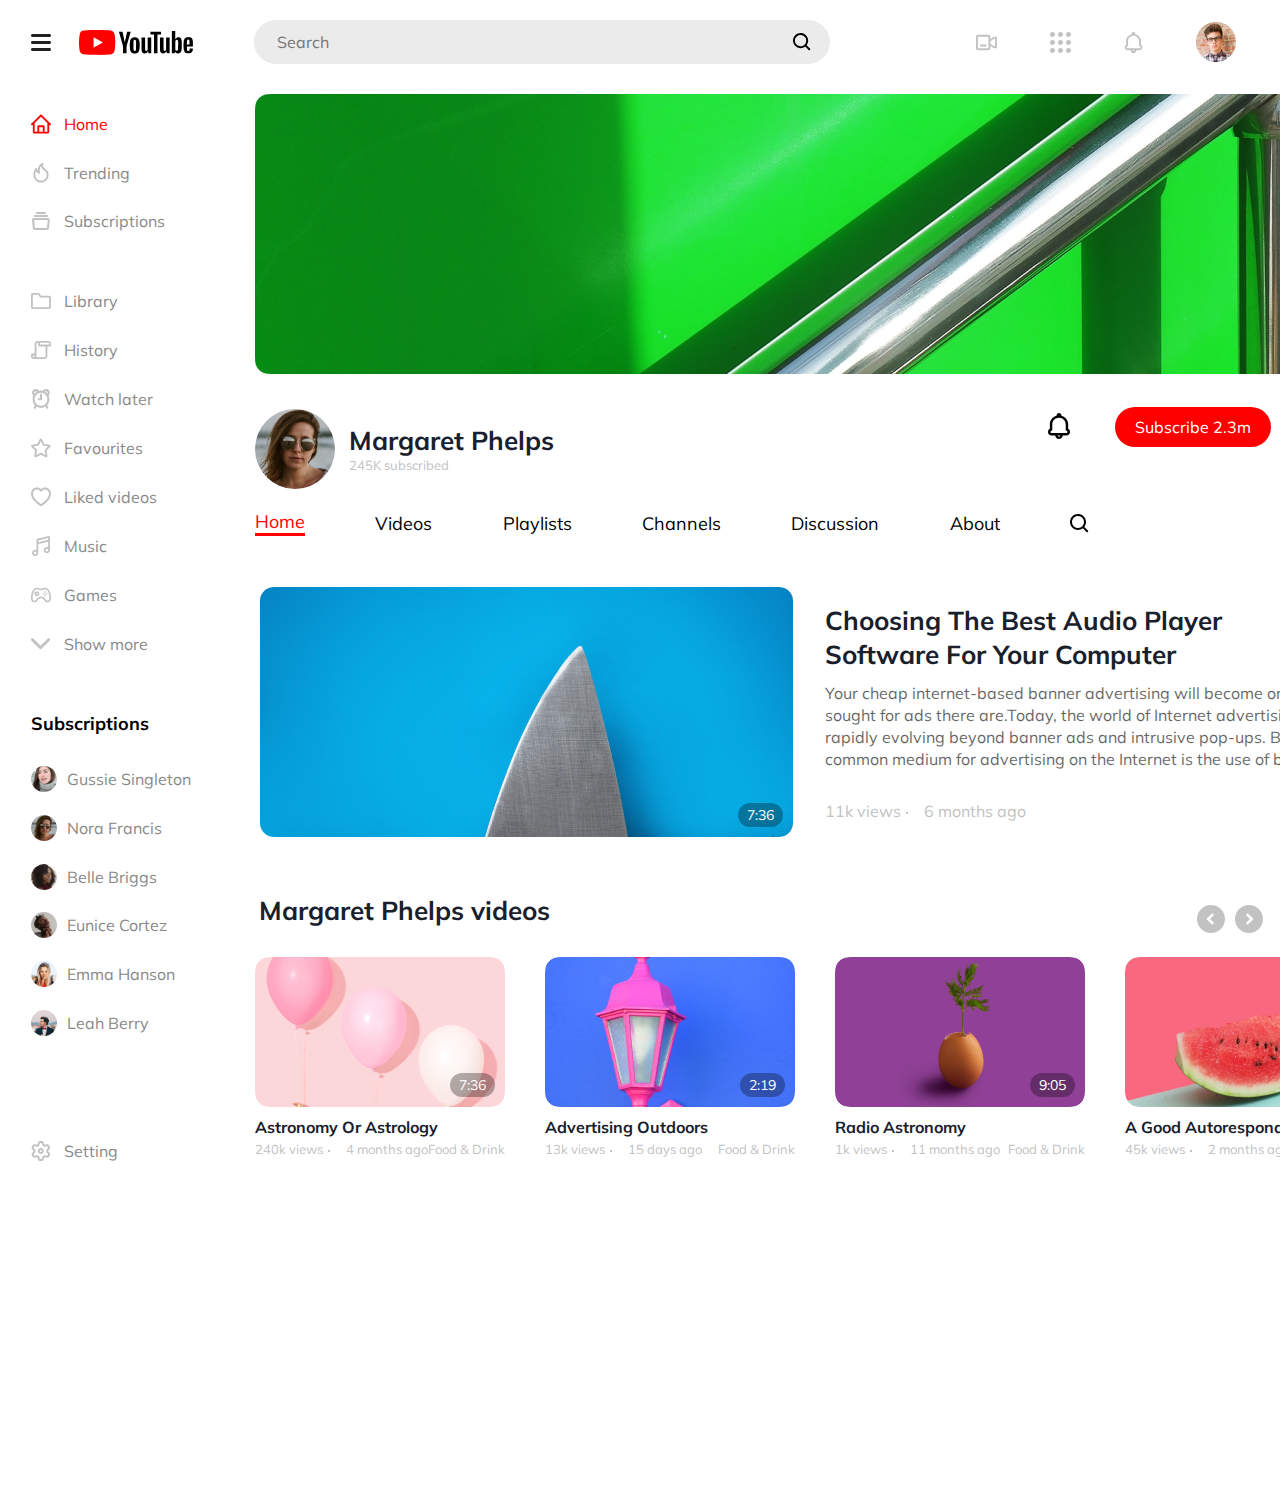
<file: YouTubeChannelPage/index.html>
<!DOCTYPE html>
<html lang="en">

<head>
    <meta charset="UTF-8">
    <meta http-equiv="X-UA-Compatible" content="IE=edge">
    <meta name="viewport" content="width=device-width, initial-scale=1.0">
    <title>YouTube</title>
    <link rel="stylesheet" href="style/normalize.css">
    <link rel="stylesheet" href="style/style.css">
    <link rel="preconnect" href="https://fonts.gstatic.com">
    <link href="https://fonts.googleapis.com/css2?family=Mulish:wght@400;700&display=swap" rel="stylesheet">
</head>

<body class="app-wrapper">
    <header class="header">
        <div class="search-wrapper">
            <img class="burger-img image" src="./img/menu.svg" alt="" />
            <img class="logo image" src="./img/yt-all.svg" alt="" />
            <div class="search-input-wrapper">
                <input class="search-input" type="text" placeholder="Search"></input>
                <div class="search-logo-wrapper">
                    <img class="search-logo" src="./img/search.svg" alt="" />
                </div>
            </div>
        </div>
        <div class="user-wrapper">
            <div class="new-search" id="yt-little">
                <img  src="./img/youtube-small-button.svg" alt="" />
            </div>
           <h6 class="new-search" id="new-title">Margaret Phelps</h6>
            <div class="new-search">
                <img class="search-logo" src="./img/search.svg" alt="" />
            </div>
            <div class="new-search">
                <img id="dot3" class="search-logo" src="./img/dots3.svg" alt="" />
            </div>
            <img class="dots" src="./img/camera.svg" alt="" />
            <img class="dots" src="./img//dots.svg" alt="" />
            <img class="dots" src="./img/alerts.svg" alt="" />
            <img class="user-img" src="img/Userpic.png" alt="" />
        </div>
    </header>
    <div class="main-content-wrapper">

        <div class="mobile-sidebar">
            <ul class="nav-menu">
                <li class="nav-item">
                    <a href="#" class="nav-link">
                        <img class="navigation-img" src="./img/home.svg" alt="" />
                        <span style="color: red;" class="nav-text">Home</span>
                    </a>
                </li>
                <li class="nav-item">
                    <a href="#" class="nav-link">
                        <img class="navigation-img trending-img" src="./img/trending.svg" alt="" />
                        <span class="nav-text">Trending</span>
                    </a>
                </li>
                <li class="nav-item">
                    <a href="#" class="nav-link">
                        <img class="navigation-img subscriptions-img" src="./img/subscriptions.svg" alt="" />
                        <span class="nav-text">Subscriptions</span>
                    </a>
                </li>
                <li class="nav-item">
                    <a href="#" class="nav-link">
                        <img class="navigation-img" src="./img/library.svg" alt="" />
                        <span class="nav-text">Library</span>
                    </a>
                </li>
            </ul>
        </div>


        <navigation class="navigation-wrapper">
         <div class="navigation-main">
                <div class="navigation-item">
                    <div class="img-wrapper">
                        <img class="navigation-img" src="./img/home.svg" alt="" />
                    </div>
                    <p class="navigation-text active-text">Home</p>
                </div>
                <div class="navigation-item">
                    <div class="img-wrapper">
                        <img class="navigation-img trending-img" src="./img/trending.svg" alt="" />
                    </div>
                    <p class="navigation-text">Trending</p>
                </div>
                <div class="navigation-item">
                    <div class="img-wrapper">
                        <img class="navigation-img subscriptions-img" src="./img/subscriptions.svg" alt="" />
                    </div>
                    <p class="navigation-text">Subscriptions</p>
                </div>
            </div>
            <div class="navigation-additional">
                <div class="navigation-item">
                    <div class="img-wrapper">
                        <img class="navigation-img" src="./img/library.svg" alt="" />
                    </div>
                    <p class="navigation-text">Library</p>
                </div>
                <div class="navigation-item">
                    <div class="img-wrapper">
                        <img class="navigation-img" src="./img/history.svg" alt="" />
                    </div>
                    <p class="navigation-text">History</p>
                </div>
                <div class="navigation-item">
                    <div class="img-wrapper">
                        <img class="navigation-img" src="./img/watch-later.svg" alt="" />
                    </div>
                    <p class="navigation-text">Watch later</p>
                </div>
                <div class="navigation-item">
                    <div class="img-wrapper">
                        <img class="navigation-img" src="./img/favourites.svg" alt="" />
                    </div>
                    <p class="navigation-text">Favourites</p>
                </div>
                <div class="navigation-item">
                    <div class="img-wrapper">
                        <img class="navigation-img" src="./img/liked-videos.svg" alt="" />
                    </div>
                    <p class="navigation-text">Liked videos</p>
                </div>
                <div class="navigation-item">
                    <div class="img-wrapper">
                        <img class="navigation-img" src="./img/music.svg" alt="" />
                    </div>
                    <p class="navigation-text">Music</p>
                </div>
                <div class="navigation-item">
                    <div class="img-wrapper">
                        <img class="navigation-img" src="./img/games.svg" alt="" />
                    </div>
                    <p class="navigation-text">Games</p>
                </div>
                <div class="navigation-item">
                    <div class="img-wrapper">
                        <img class="navigation-img" src="./img/show-more.svg" alt="" />
                    </div>
                    <p class="navigation-text">Show more</p>
                </div>
            </div>
            <div class="navigation-subs">
                <h3 class="navigation-main-text">Subscriptions</h3>
                <div class="navigation-subs-wrapper">
                    <div class="navigation-subs-item">
                        <img class="navigation-subs-img" src="./img/user-gussie.svg" alt="" />
                        <p class="navigation-subs-text">Gussie Singleton</p>
                    </div>
                    <div class="navigation-subs-item">
                        <img class="navigation-subs-img" src="./img/user-nora.svg" alt="" />
                        <p class="navigation-subs-text">Nora Francis</p>
                    </div>
                    <div class="navigation-subs-item">
                        <img class="navigation-subs-img" src="./img/user-belle.svg" alt="" />
                        <p class="navigation-subs-text">Belle Briggs</p>
                    </div>
                    <div class="navigation-subs-item">
                        <img class="navigation-subs-img" src="./img/user-eunice.svg" alt="" />
                        <p class="navigation-subs-text">Eunice Cortez</p>
                    </div>
                    <div class="navigation-subs-item">
                        <img class="navigation-subs-img" src="./img/user-emma.svg" alt="" />
                        <p class="navigation-subs-text">Emma Hanson</p>
                    </div>
                    <div class="navigation-subs-item">
                        <img class="navigation-subs-img" src="./img/user-leah.svg" alt="" />
                        <p class="navigation-subs-text">Leah Berry</p>
                    </div>
                </div>
            </div>
            <div class="navigation-item settings">
                <div class="img-wrapper">
                    <img class="navigation-img" src="./img/settings.svg" alt="" />
                </div>
                <p class="navigation-text">Setting</p>
            </div>
        </navigation> 



         <main class="content">
            <div class="green-cover">
            <img src="img/Cover.png" alt="cover" class="green-cover">
            </div>
             <div class="channel">
            <div class="channel-header">
                <a href="#" class="channel-title">
                    <img src="img/Nora.png" alt="mainAvatar" class="channel-avatar">
                    <div class="channel-info">
                        <span class="channel-text">Margaret Phelps</span>
                        <span class="video-channel-info">245K subscribed</span>
                    </div>
                </a>

                <div class="channel-buttons">
                    <a href="#" class="icons-link" id="notifications">
                        <svg class="icon icon-notification" width="22" height="26">
                            <use xlink:href="img/icons.svg#notification"></use>
                        </svg>
                    </a>
                    <button class="subscribe">Subscribe 2.3m</button>
                </div>
            </div>

            <div class="channel-menu-wrapper">
                <ul class="nav-chennel-menu">
                    <li class="chennel-item" id="text-home">
                        <span class="channel-menu-text">Home</span>
                    </li>
                    <li class="chennel-item">
                        <span class="channel-menu-text">Videos</span>
                    </li>
                    <li class="chennel-item">
                        <span class="channel-menu-text">Playlists</span>
                    </li>
                    <li class="chennel-item" id="channels">
                        <span class="channel-menu-text">Channels</span>
                    </li>
                    <li class="chennel-item" id="discussion">
                        <span class="channel-menu-text">Discussion</span>
                    </li>
                    <li class="chennel-item" id="about">
                        <span class="channel-menu-text">About</span>
                    </li>
                  
                    <img class="icon icon-search" id="search" src="./img/search.svg" alt="" />
                    
                    <img class="icon icon-search" id="chevron" src="./img/little-black-arrow.svg" alt="" />
                </ul>
            </div>


        </div>
        <!-- /.channel -->

        <div class="video">
            <div class="swiper-slide">
                <div class="video-card-channel">
                    <div class="video-thumb-channel">
                        <img src="img/blue.png" alt="" class="thumbnail">
                        <span class="video-duration">7:36</span>
                    </div>

                    <div class="channel-information">
                        <h3 class="video-title-channel">Choosing The Best Audio Player <br>Software For Your Computer
                        </h3>
                        <p class="video-subtitle-channel">Your cheap internet-based banner advertising will become one of the sought for ads there
                            are.Today, the world of Internet advertising is rapidly evolving beyond banner ads and
                            intrusive pop-ups. Bayles A common medium for advertising on the Internet is the use of
                            banner ads.
                        </p>
                        <div class="video-info-channel">
                            <span class="video-counter">
                                <span class="video-views">11k views</span>
                                <span class="video-date">6 months ago</span>
                            </span>
                        </div>
                    </div>


                </div>

            </div>
        </div>

        <div class="rec-channel">
            <p class="rec-channel-title">Recommended channel</p>

            <ul class="nav-menu" id="sub-menu">
                <li class="nav-item2">
                    <a href="#" class="nav-link">
                        <img src="img/Oval.png" alt="Gussie Singleton" class="nav-image-rec">
                        <span class="nav-text-rec">Flora Benson</span>
                    </a>
                </li>
                <li class="nav-item2">
                    <a href="#" class="nav-link">
                        <img src="img/Oval-2.png" alt="Nora Francis" class="nav-image-rec">
                        <span class="nav-text-rec">Violet Cobb</span>
                    </a>
                </li>
                <li class="nav-item2">
                    <a href="#" class="nav-link">
                        <img src="img/Oval-3.png" alt="Belle Briggs" class="nav-image-rec">
                        <span class="nav-text-rec">Phillip Mullins</span>
                    </a>
                </li>
            </ul>
        </div>



        <div class="channel" id="margaret">
            <div class="channel-header">
                <a href="#" class="channel-title" id="margo">
                    <span class="channel-text2">Margaret Phelps videos</span>
                </a>


                <div class="slider-buttons">
                    <div class="channel-button" id="recommended-channel-button-prev">
                        <svg class="icon icon-left" width="28" height="28">
                            <use href="img/icons.svg#left"></use>
                        </svg>
                    </div>
                    <div class="channel-button" id="recommended-channel-button-next">
                        <svg class="icon icon-right" width="28" height="28">
                            <use href="img/icons.svg#right"></use>
                        </svg>
                    </div>
                </div>
            </div>

            <!-- Slider main container -->
            <div class="swiper-container recommended-channel-slider">
                <!-- Additional required wrapper -->
                <div class="swiper-wrapper">
                    <!-- Slides -->
                    <div class="swiper-slide">
                        <div class="video-card">
                            <div class="video-thumb">
                                <img src="img/pink.png" alt="" class="thumbnail">
                                <span class="video-duration">7:36</span>
                            </div>
                            <!-- /.video-thumb -->
                            <h3 class="video-title">Astronomy Or Astrology</h3>
                            <div class="video-info">
                                <span class="video-counter">
                                    <span class="video-views">240k views</span>
                                    <span class="video-date">4 months ago</span>
                                </span>
                                <span class="video-channel">Food & Drink</span>
                            </div>
                            <!-- /.video-info -->
                        </div>
                        <!-- /.video-card -->
                    </div>
                    <!-- /.swiper-slide -->
                    <div class="swiper-slide">
                        <div class="video-card">
                            <div class="video-thumb">
                                <img src="img/Cover-2.png" alt="Advertising" class="thumbnail">
                                <span class="video-duration">2:19</span>
                            </div>
                            <!-- /.video-thumb -->
                            <h3 class="video-title">Advertising Outdoors</h3>
                            <div class="video-info">
                                <span class="video-counter">
                                    <span class="video-views">13k views</span>
                                    <span class="video-date">15 days ago</span>
                                </span>
                                <span class="video-channel">Food & Drink</span>
                            </div>
                            <!-- /.video-info -->
                        </div>
                        <!-- /.video-card -->
                    </div>
                    <div class="swiper-slide">
                        <div class="video-card">
                            <div class="video-thumb">
                                <img src="img/Cover-3.png" alt="" class="thumbnail">
                                <span class="video-duration">9:05</span>
                            </div>
                            <!-- /.video-thumb -->
                            <h3 class="video-title">Radio Astronomy</h3>
                            <div class="video-info">
                                <span class="video-counter">
                                    <span class="video-views">1k views</span>
                                    <span class="video-date">11 months ago</span>
                                </span>
                                <span class="video-channel">Food & Drink</span>
                            </div>
                            <!-- /.video-info -->
                        </div>
                        <!-- /.video-card -->
                    </div>
                    <div class="swiper-slide">
                        <div class="video-card">
                            <div class="video-thumb">
                                <img src="img/Cover-4.png" alt="" class="thumbnail">
                                <span class="video-duration">3:40</span>
                            </div>
                            <!-- /.video-thumb -->
                            <h3 class="video-title">A Good Autoresponder</h3>
                            <div class="video-info">
                                <span class="video-counter">
                                    <span class="video-views">45k views</span>
                                    <span class="video-date">2 months ago</span>
                                </span>
                                <span class="video-channel">Food & Drink</span>
                            </div>
                            <!-- /.video-info -->
                        </div>
                        <!-- /.video-card -->
                    </div>
                    <div class="swiper-slide">
                        <div class="video-card">
                            <div class="video-thumb">
                                <img src="img/Cover-5.png" alt="" class="thumbnail">
                                <span class="video-duration">1:56</span>
                            </div>
                            <!-- /.video-thumb -->
                            <h3 class="video-title">Baby Monitor Technology</h3>
                            <div class="video-info">
                                <span class="video-counter">
                                    <span class="video-views">86k views</span>
                                    <span class="video-date">7 days ago</span>
                                </span>
                                <span class="video-channel">Food & Drink</span>
                            </div>
                            <!-- /.video-info -->
                        </div>
                        <!-- /.video-card -->
                    </div>
                    <div class="swiper-slide">
                        <div class="video-card">
                            <div class="video-thumb">
                                <img src="img/Cover-6.png" alt="" class="thumbnail">
                                <span class="video-duration">4:15</span>
                            </div>
                            <!-- /.video-thumb -->
                            <h3 class="video-title">Asteroids</h3>
                            <div class="video-info">
                                <span class="video-counter">
                                    <span class="video-views">123k views</span>
                                    <span class="video-date">4 months ago</span>
                                </span>
                                <span class="video-channel">Food & Drink</span>
                            </div>
                            <!-- /.video-info -->
                        </div>
                        <!-- /.video-card -->
                    </div>
                </div>
            </div>
            <!-- /.swiper-container -->

        </div>
    </main>
    </div>
</body>

</html>
</file>
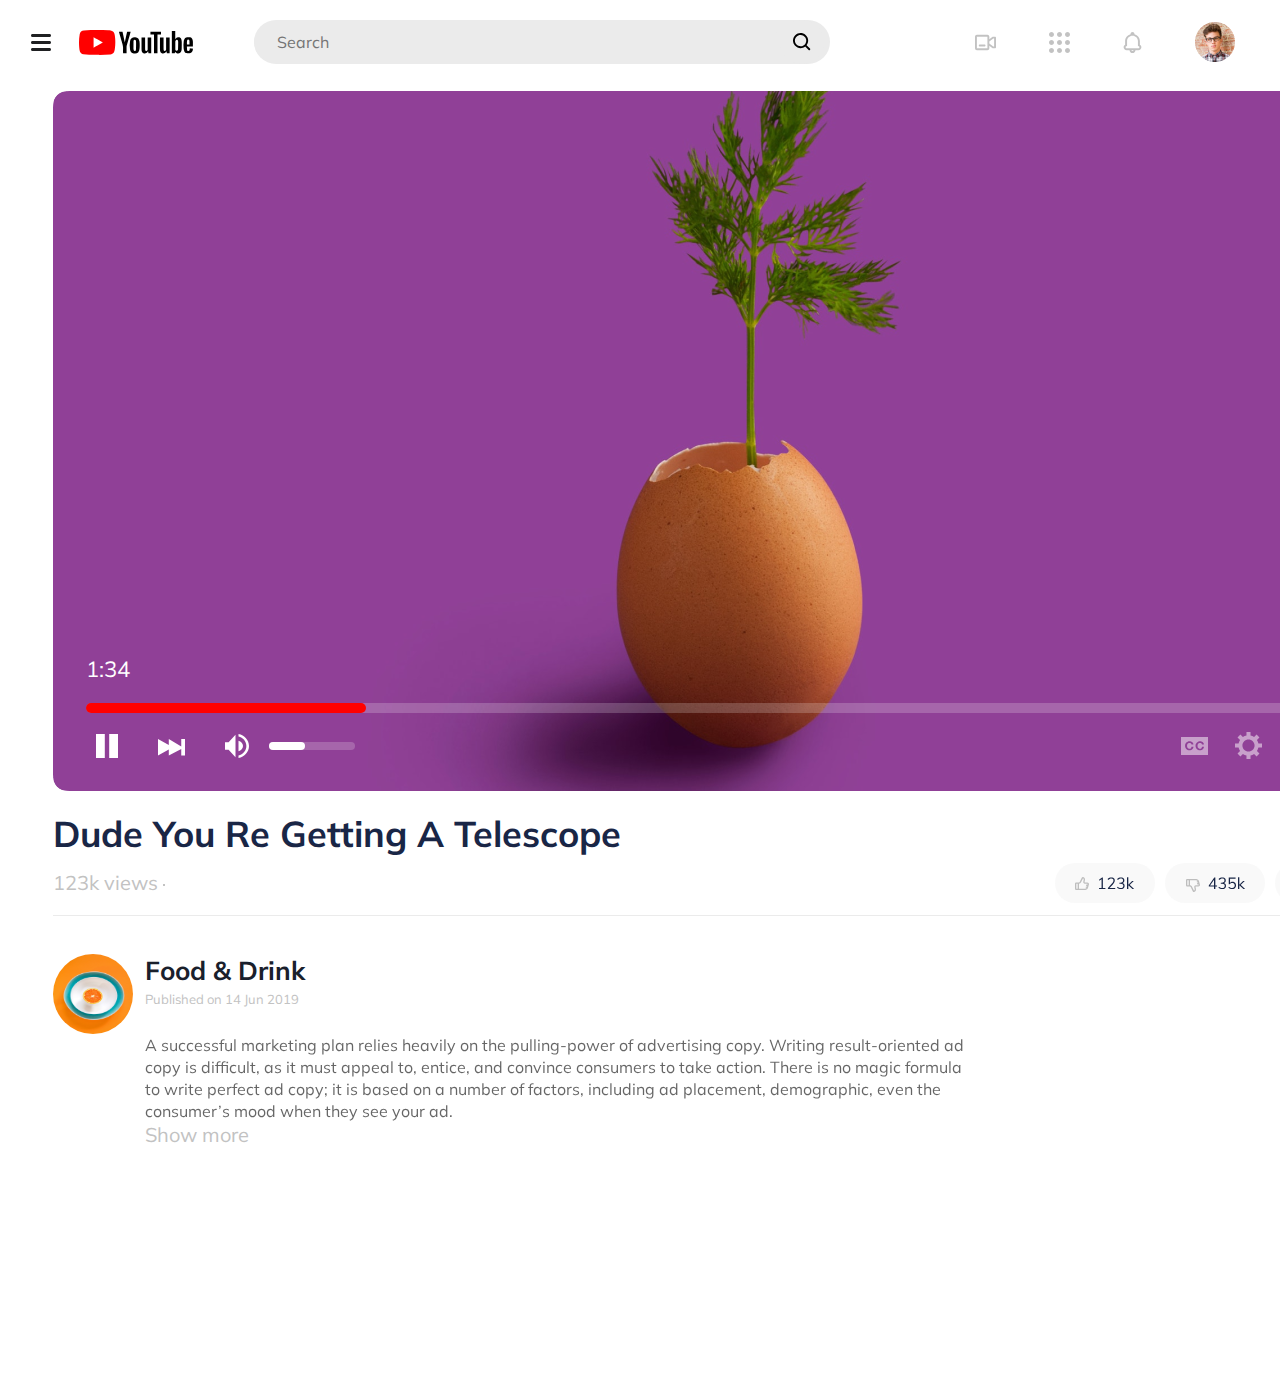
<file: YouTubeVideoPlayerPage/index.html>
<!DOCTYPE html>
<html lang="en">

<head>
    <meta charset="UTF-8">
    <meta http-equiv="X-UA-Compatible" content="IE=edge">
    <meta name="viewport" content="width=device-width, initial-scale=1.0">
    <title>YouTube</title>
    <link rel="stylesheet" href="style/normalize.css">
    <link rel="stylesheet" href="style/style.css">
    <link rel="preconnect" href="https://fonts.gstatic.com">
    <link href="https://fonts.googleapis.com/css2?family=Mulish:wght@400;700&display=swap" rel="stylesheet">
</head>

<body>

    <header class="header">
        <div class="search-wrapper">
            <img class="burger-img image" src="./img/menu.svg" alt="" />
            <img class="logo image" src="./img/yt-all.svg" alt="" />
            <div class="search-input-wrapper">
                <input class="search-input" type="text" placeholder="Search"></input>
                <div class="search-logo-wrapper">
                    <img class="search-logo" src="./img/search.svg" alt="" />
                </div>
            </div>
        </div>
        <div class="user-wrapper">
            <div class="new-search">
                <img class="search-logo" src="./img/search.svg" alt="" />
            </div>
              <div class="new-search">
                <img id="dot3" class="search-logo" src="../YouTubeChannelPage/img/dots3.svg" alt="" />
            </div>
            <img class="dots" src="./img/camera.svg" alt="" />
            <img class="dots" src="./img//dots.svg" alt="" />
            <img class="dots" src="./img/alerts.svg" alt="" />
            <img class="user-img" src="img/Userpic.png" alt="" />
        </div>
    </header>



    <div class="mobile-sidebar">
        <ul class="nav-menu">
            <li class="nav-item">
                <a href="#" class="nav-link">
                    <img class="navigation-img" src="./img/home.svg" alt="" />
                    <span style="color: red;" class="nav-text">Home</span>
                </a>
            </li>
            <li class="nav-item">
                <a href="#" class="nav-link">
                    <img class="navigation-img trending-img" src="./img/trending.svg" alt="" />
                    <span class="nav-text">Trending</span>
                </a>
            </li>
            <li class="nav-item">
                <a href="#" class="nav-link">
                    <img class="navigation-img subscriptions-img" src="./img/subscriptions.svg" alt="" />
                    <span class="nav-text">Subscriptions</span>
                </a>
            </li>
            <li class="nav-item">
                <a href="#" class="nav-link">
                    <img class="navigation-img" src="./img/library.svg" alt="" />
                    <span class="nav-text">Library</span>
                </a>
            </li>
        </ul>
    </div>


    <main class="content">
        <div class="video">
            <div class="swiper-container my-channel-slider">
                <div class="swiper-wrapper">
                    <div class="swiper-slide">
                        <div class="video-card">
                            <div class="video-thumb">
                                <img src="img/pirple.png" alt="" class="thumbnail">

                                <span class="mobile-ikons" id="time1">1:34</span>
                                <span class="mobile-ikons" id="time2">-10:00</span>


                                <img src="img/Rectangle.svg" class="mobile-ikons" id="rectangle" alt="" >

                            
                                <img src="img/Pause-2.svg" class="mobile-ikons" id="pause" alt="" >

                          

                                <img src="img/Progress Bar.svg" class="mobile-ikons" id="mob-bar" alt="" >

                            

                                <img src="img/Volume-2.svg" class="mobile-ikons"  id="volume" alt="" >



                                <span class="time">1:34</span>
                                <span class="time-2">19:00</span>
                                <svg class="bar" width="1297" height="10" viewBox="0 0 1297 10" fill="none"
                                    xmlns="http://www.w3.org/2000/svg">
                                    <rect width="1297" height="10" rx="5" fill="white" fill-opacity="0.2" />
                                    <rect width="280" height="10" rx="5" fill="#FF0000" />
                                </svg>

                               

                                <svg class="vid-icons" style="left: 43px;" width="22" height="24" viewBox="0 0 22 24"
                                    fill="none" xmlns="http://www.w3.org/2000/svg">
                                    <path fill-rule="evenodd" clip-rule="evenodd"
                                        d="M8.8 0H0V24H8.8V0ZM22 0H13.2V24H22V0Z" fill="white" />
                                </svg>
                                <svg class="vid-icons" style="left: 105px; top: 648px;" width="27" height="18"
                                    viewBox="0 0 27 18" fill="none" xmlns="http://www.w3.org/2000/svg">
                                    <path fill-rule="evenodd" clip-rule="evenodd"
                                        d="M10.8 0V5.985L0 0V16.5L10.8 10.5V16.5L23.25 9.9V16.5H27V0H23.25V7.425L10.8 0Z"
                                        fill="white" />
                                </svg>
                                <svg class="vid-icons" style="left: 172px;" width="130" height="24" viewBox="0 0 130 24"
                                    fill="none" xmlns="http://www.w3.org/2000/svg">
                                    <path fill-rule="evenodd" clip-rule="evenodd"
                                        d="M21.36 12C21.36 16.725 18.015 20.37 13.5 21.465V24C19.485 22.86 24 17.91 24 12C24 6.075 19.485 1.125 13.5 0V2.52C18.015 3.615 21.36 7.26 21.36 12ZM10.5 23.25L3.6 15.66H0V8.31H3.585L10.5 0.72V23.25ZM18 11.985C18 9.6 16.11 7.575 13.5 6.81V17.16C16.11 16.395 18 14.385 18 11.985Z"
                                        fill="white" />
                                    <rect x="44" y="8" width="86" height="8" rx="4" fill="white" fill-opacity="0.2" />
                                    <rect x="44" y="8" width="36" height="8" rx="4" fill="white" />
                                </svg>





                                <svg class="vid-icons" style="left: 1128px; top: 646px;" width="27" height="18"
                                    viewBox="0 0 27 18" fill="none" xmlns="http://www.w3.org/2000/svg">
                                    <path opacity="0.5" fill-rule="evenodd" clip-rule="evenodd"
                                        d="M0 18H27V0H0V18ZM12.075 11.25C11.865 11.685 11.58 12.06 11.235 12.36C10.89 12.66 10.485 12.9 10.035 13.05C9.57 13.215 9.06 13.29 8.505 13.29C7.815 13.29 7.185 13.185 6.645 12.96C6.09 12.72 5.625 12.405 5.25 12.015C4.86 11.61 4.575 11.13 4.365 10.59C4.17 10.05 4.065 9.465 4.065 8.835C4.065 8.205 4.17 7.605 4.365 7.05C4.575 6.51 4.86 6.03 5.25 5.61C5.625 5.205 6.09 4.89 6.645 4.65C7.185 4.425 7.815 4.305 8.505 4.305C9 4.305 9.465 4.365 9.915 4.515C10.35 4.65 10.74 4.845 11.1 5.1C11.445 5.37 11.73 5.685 11.955 6.075C12.195 6.465 12.33 6.9 12.39 7.395H10.47C10.44 7.185 10.365 6.99 10.245 6.81C10.125 6.615 9.975 6.465 9.795 6.33C9.63 6.195 9.42 6.09 9.21 6.015C8.97 5.925 8.745 5.895 8.505 5.895C8.055 5.895 7.68 5.97 7.365 6.135C7.05 6.3 6.795 6.525 6.6 6.81C6.405 7.08 6.27 7.395 6.18 7.755C6.09 8.1 6.045 8.46 6.045 8.835C6.045 9.21 6.09 9.555 6.18 9.9C6.27 10.23 6.405 10.545 6.6 10.815C6.795 11.085 7.05 11.31 7.365 11.475C7.68 11.64 8.055 11.715 8.505 11.715C9.105 11.715 9.585 11.55 9.915 11.19C10.26 10.83 10.47 10.365 10.545 9.795H12.465C12.42 10.335 12.285 10.815 12.075 11.25ZM22.56 11.265C22.35 11.7 22.08 12.06 21.735 12.36C21.39 12.675 20.985 12.9 20.52 13.065C20.055 13.23 19.545 13.305 18.99 13.305C18.3 13.305 17.685 13.2 17.13 12.96C16.575 12.735 16.11 12.42 15.735 12.015C15.36 11.625 15.06 11.145 14.865 10.605C14.655 10.065 14.55 9.48 14.55 8.85C14.55 8.205 14.655 7.62 14.865 7.065C15.06 6.51 15.36 6.03 15.735 5.625C16.11 5.22 16.575 4.89 17.13 4.665C17.685 4.425 18.3 4.32 18.99 4.32C19.485 4.32 19.95 4.38 20.4 4.515C20.835 4.65 21.24 4.86 21.585 5.115C21.93 5.37 22.23 5.7 22.455 6.09C22.68 6.465 22.815 6.915 22.875 7.41H20.955C20.925 7.185 20.85 6.99 20.73 6.81C20.61 6.63 20.475 6.48 20.295 6.33C20.115 6.195 19.905 6.09 19.695 6.015C19.47 5.94 19.23 5.91 18.99 5.91C18.54 5.91 18.165 5.985 17.85 6.15C17.55 6.315 17.295 6.54 17.1 6.81C16.905 7.095 16.755 7.41 16.665 7.755C16.59 8.115 16.545 8.475 16.545 8.85C16.545 9.21 16.59 9.57 16.665 9.9C16.755 10.245 16.905 10.56 17.1 10.83C17.295 11.1 17.55 11.325 17.85 11.49C18.165 11.64 18.54 11.73 18.99 11.73C19.59 11.73 20.07 11.55 20.415 11.205C20.76 10.845 20.955 10.38 21.03 9.81H22.95C22.905 10.335 22.77 10.83 22.56 11.265Z"
                                        fill="white" />
                                </svg>


                                <svg class="vid-icons" style="right: 154px; top: 641px;" width="27" height="27"
                                    viewBox="0 0 27 27" fill="none" xmlns="http://www.w3.org/2000/svg">
                                    <path opacity="0.5" fill-rule="evenodd" clip-rule="evenodd"
                                        d="M27 15.525V11.475H23.415C23.16 10.185 22.65 8.985 21.945 7.92L24.465 5.4L21.6 2.535L19.08 5.055C18.015 4.35 16.815 3.84 15.525 3.57V0H11.475V3.57C10.17 3.84 8.97 4.35 7.905 5.055L5.385 2.535L2.52 5.4L5.04 7.92C4.335 8.985 3.825 10.185 3.57 11.475H0V15.525H3.57C3.84 16.815 4.35 18.015 5.055 19.08L2.52 21.615L5.385 24.48L7.92 21.945C8.985 22.65 10.185 23.16 11.475 23.415V27H15.525V23.415C16.815 23.16 18 22.65 19.065 21.945L21.6 24.48L24.465 21.615L21.93 19.08C22.635 18.015 23.145 16.815 23.415 15.525H27ZM13.5 19.575C10.14 19.575 7.425 16.845 7.425 13.5C7.425 10.14 10.14 7.425 13.5 7.425C16.845 7.425 19.575 10.14 19.575 13.5C19.575 16.845 16.845 19.575 13.5 19.575Z"
                                        fill="white" />
                                </svg>

                                <svg class="vid-icons" style="right: 99px; top: 644px;" width="30" height="21"
                                    viewBox="0 0 30 21" fill="none" xmlns="http://www.w3.org/2000/svg">
                                    <path opacity="0.5" fill-rule="evenodd" clip-rule="evenodd"
                                        d="M0 0H30V21H0V0ZM4.5 16.5H25.5V4.5H4.5V16.5Z" fill="white" />
                                </svg>

                                <svg class="vid-icons" style="right: 43px; top: 643px;" width="33" height="24"
                                    viewBox="0 0 33 24" fill="none" xmlns="http://www.w3.org/2000/svg">
                                    <path opacity="0.5" fill-rule="evenodd" clip-rule="evenodd"
                                        d="M0 9H4.5V4.5H9V0H0V9ZM24 0V4.5H28.5V9H33V0H24ZM24 19.5V24H33V15H28.5V19.5H24ZM4.5 15H0V24H9V19.5H4.5V15Z"
                                        fill="white" />
                                </svg>


                            </div>
                            <!-- /.video-thumb -->
                            <p class="video-title" id="video-title">Dude You Re Getting A Telescope</p>
                            <div class="video-info">
                                <span class="video-counter">
                                    <span class="video-views" id="player-name">123k views</span>
                                </span>


                                <svg class="likes" width="100" height="40" viewBox="0 0 100 40" fill="none"
                                    xmlns="http://www.w3.org/2000/svg">
                                    <rect opacity="0.3" width="100" height="40" rx="20" fill="#EBEBEB" />
                                    <path opacity="0.24" fill-rule="evenodd" clip-rule="evenodd"
                                        d="M20 25.7329C20 26.4323 20.5968 26.998 21.333 26.998C21.333 26.998 28.0491 27.0025 29.0029 26.998C31.0812 27.0194 32.3926 26.4547 32.9582 24.9982C33.11 24.6258 33.9501 21.4169 33.9574 21.381C34.1966 20.3171 33.4012 19.3878 32.2412 19.3878L29.8353 19.3877C29.6496 19.3877 29.5284 19.2485 29.5647 19.0761C29.5647 19.0761 29.7434 18.2321 29.7822 18.0228C29.9276 17.24 30.0069 16.6244 29.9995 16.2066C30.012 15.5465 29.6391 14.9927 29.0497 14.5558C28.7323 14.3205 28.2469 14.1014 28.2469 14.1014C27.7415 13.8589 27.136 14.0683 26.9014 14.5507C26.9014 14.5507 24.9871 18.5117 24.8279 18.8141C24.6688 19.1166 24.252 19.388 23.8825 19.388H21.333C20.5975 19.388 20 19.9545 20 20.6532V25.7329ZM29.0173 25.7298C30.4976 25.745 31.231 25.4606 31.6047 24.7784H31.3349C30.9656 24.7784 30.6663 24.497 30.6663 24.1443C30.6663 23.794 30.9618 23.5101 31.3349 23.5101H32.0027C32.0577 23.309 32.1167 23.093 32.1758 22.8759H31.6682C31.2989 22.8759 30.9996 22.5945 30.9996 22.2418C30.9996 21.8915 31.2951 21.6076 31.6682 21.6076H32.5203C32.5978 21.3214 32.6492 21.1312 32.6517 21.1214C32.715 20.843 32.5544 20.6562 32.2411 20.6562L29.8352 20.656C28.8106 20.656 28.0553 19.7868 28.2577 18.8257C28.2646 18.7931 28.4566 17.8703 28.4693 17.8023C28.607 17.06 28.6717 16.5296 28.6664 16.2278L28.6665 16.1837C28.6701 15.9944 28.549 15.7926 28.2302 15.5563C28.1944 15.5297 27.9599 15.3947 27.9599 15.3947L26.038 19.3467C25.6818 20.0791 24.8487 20.6081 23.9998 20.6532V25.7323C26.115 25.7318 28.7585 25.7309 29.0173 25.7298ZM22.6666 20.6564H21.333L21.3333 25.7329L22.6666 25.7326V20.6564Z"
                                        fill="black" />
                                    <path
                                        d="M46.56 25.408V15.376L47.312 15.76L44.224 17.728V16.464L47.136 14.608H47.888V25.408H46.56ZM44.048 26V24.896H50.4V26H44.048ZM52.9218 26V25.008L56.9058 20.592C57.4391 19.9947 57.8284 19.456 58.0738 18.976C58.3191 18.496 58.4418 18.016 58.4418 17.536C58.4418 16.9067 58.2604 16.4267 57.8978 16.096C57.5351 15.7547 57.0178 15.584 56.3458 15.584C55.7911 15.584 55.2471 15.696 54.7138 15.92C54.1804 16.1333 53.6471 16.4587 53.1138 16.896L52.6178 15.888C53.0658 15.4613 53.6311 15.12 54.3138 14.864C54.9964 14.608 55.6844 14.48 56.3778 14.48C57.0711 14.48 57.6684 14.6027 58.1698 14.848C58.6818 15.0827 59.0764 15.424 59.3538 15.872C59.6311 16.32 59.7698 16.8533 59.7698 17.472C59.7698 18.1227 59.6204 18.752 59.3218 19.36C59.0338 19.9573 58.5484 20.6293 57.8658 21.376L54.0258 25.536L53.9298 24.896H60.2498V26H52.9218ZM65.8755 26.112C65.1395 26.112 64.4302 25.9893 63.7475 25.744C63.0755 25.4987 62.5048 25.152 62.0355 24.704L62.5475 23.696C63.0595 24.1333 63.5875 24.464 64.1315 24.688C64.6755 24.9013 65.2462 25.008 65.8435 25.008C66.6542 25.008 67.2675 24.8267 67.6835 24.464C68.1102 24.1013 68.3235 23.568 68.3235 22.864C68.3235 22.16 68.1048 21.6373 67.6675 21.296C67.2302 20.944 66.5742 20.768 65.6995 20.768H64.3875V19.664H65.4435C66.2862 19.664 66.9315 19.4773 67.3795 19.104C67.8275 18.7307 68.0515 18.1973 68.0515 17.504C68.0515 16.8853 67.8648 16.4107 67.4915 16.08C67.1288 15.7493 66.6115 15.584 65.9395 15.584C65.3742 15.584 64.8248 15.696 64.2915 15.92C63.7582 16.1333 63.2302 16.4587 62.7075 16.896L62.2115 15.888C62.6702 15.4507 63.2355 15.1093 63.9075 14.864C64.5795 14.608 65.2728 14.48 65.9875 14.48C66.6702 14.48 67.2675 14.6027 67.7795 14.848C68.2915 15.0827 68.6808 15.4187 68.9475 15.856C69.2248 16.2933 69.3635 16.8107 69.3635 17.408C69.3635 18.112 69.1768 18.7147 68.8035 19.216C68.4408 19.7067 67.9395 20.0427 67.2995 20.224L67.2515 20.064C68.0195 20.224 68.6062 20.5493 69.0115 21.04C69.4168 21.5307 69.6195 22.1547 69.6195 22.912C69.6195 23.904 69.2835 24.688 68.6115 25.264C67.9395 25.8293 67.0275 26.112 65.8755 26.112ZM77.4533 26L73.0693 21.888L77.1173 17.968H78.7653L74.2853 22.256L74.3333 21.44L79.1493 26H77.4533ZM72.0293 26V14.224H73.3253V26H72.0293Z"
                                        fill="#192646" />
                                </svg>

                                <svg class="likes" style="margin-left: 110px;" width="100" height="40"
                                    viewBox="0 0 100 40" fill="none" xmlns="http://www.w3.org/2000/svg">
                                    <rect opacity="0.3" width="100" height="40" rx="20" fill="#EBEBEB" />
                                    <path opacity="0.24" fill-rule="evenodd" clip-rule="evenodd"
                                        d="M21 17.2671C21 16.5677 21.5968 16.002 22.333 16.002C22.333 16.002 29.0491 15.9975 30.0029 16.002C32.0812 15.9806 33.3926 16.5453 33.9582 18.0018C34.11 18.3742 34.9501 21.5831 34.9574 21.619C35.1966 22.6829 34.4012 23.6122 33.2412 23.6122L30.8353 23.6123C30.6496 23.6123 30.5284 23.7515 30.5647 23.9239C30.5647 23.9239 30.7434 24.7679 30.7822 24.9772C30.9276 25.76 31.0069 26.3756 30.9995 26.7934C31.012 27.4535 30.6391 28.0073 30.0497 28.4442C29.7323 28.6795 29.2469 28.8986 29.2469 28.8986C28.7415 29.1411 28.136 28.9317 27.9014 28.4493C27.9014 28.4493 25.9871 24.4883 25.8279 24.1859C25.6688 23.8834 25.252 23.612 24.8825 23.612H22.333C21.5975 23.612 21 23.0455 21 22.3468V17.2671ZM30.0173 17.2702C31.4976 17.255 32.231 17.5394 32.6047 18.2216H32.3349C31.9656 18.2216 31.6663 18.503 31.6663 18.8557C31.6663 19.206 31.9618 19.4899 32.3349 19.4899H33.0027C33.0577 19.691 33.1167 19.907 33.1758 20.1241H32.6682C32.2989 20.1241 31.9996 20.4055 31.9996 20.7582C31.9996 21.1085 32.2951 21.3924 32.6682 21.3924H33.5203C33.5978 21.6786 33.6492 21.8688 33.6517 21.8786C33.715 22.157 33.5544 22.3438 33.2411 22.3438L30.8352 22.344C29.8106 22.344 29.0553 23.2132 29.2577 24.1743C29.2646 24.2069 29.4566 25.1297 29.4693 25.1977C29.607 25.94 29.6717 26.4704 29.6664 26.7722L29.6665 26.8163C29.6701 27.0056 29.549 27.2074 29.2302 27.4437C29.1944 27.4703 28.9599 27.6053 28.9599 27.6053L27.038 23.6533C26.6818 22.9209 25.8487 22.3919 24.9998 22.3468V17.2677C27.115 17.2682 29.7585 17.2691 30.0173 17.2702ZM23.6666 22.3436H22.333L22.3333 17.2671L23.6666 17.2674V22.3436Z"
                                        fill="black" />
                                    <path
                                        d="M49.032 26V16.256H49.432L44.696 23.088L44.712 22.432H52.072V23.52H43.784V22.528L49.272 14.608H50.344V26H49.032ZM57.2818 26.112C56.5458 26.112 55.8364 25.9893 55.1538 25.744C54.4818 25.4987 53.9111 25.152 53.4418 24.704L53.9538 23.696C54.4658 24.1333 54.9938 24.464 55.5378 24.688C56.0818 24.9013 56.6524 25.008 57.2498 25.008C58.0604 25.008 58.6738 24.8267 59.0898 24.464C59.5164 24.1013 59.7298 23.568 59.7298 22.864C59.7298 22.16 59.5111 21.6373 59.0738 21.296C58.6364 20.944 57.9804 20.768 57.1058 20.768H55.7938V19.664H56.8498C57.6924 19.664 58.3378 19.4773 58.7858 19.104C59.2338 18.7307 59.4578 18.1973 59.4578 17.504C59.4578 16.8853 59.2711 16.4107 58.8978 16.08C58.5351 15.7493 58.0178 15.584 57.3458 15.584C56.7804 15.584 56.2311 15.696 55.6978 15.92C55.1644 16.1333 54.6364 16.4587 54.1138 16.896L53.6178 15.888C54.0764 15.4507 54.6418 15.1093 55.3138 14.864C55.9858 14.608 56.6791 14.48 57.3938 14.48C58.0764 14.48 58.6738 14.6027 59.1858 14.848C59.6978 15.0827 60.0871 15.4187 60.3538 15.856C60.6311 16.2933 60.7698 16.8107 60.7698 17.408C60.7698 18.112 60.5831 18.7147 60.2098 19.216C59.8471 19.7067 59.3458 20.0427 58.7058 20.224L58.6578 20.064C59.4258 20.224 60.0124 20.5493 60.4178 21.04C60.8231 21.5307 61.0258 22.1547 61.0258 22.912C61.0258 23.904 60.6898 24.688 60.0178 25.264C59.3458 25.8293 58.4338 26.112 57.2818 26.112ZM67.1635 26.112C66.4702 26.112 65.7875 25.9893 65.1155 25.744C64.4435 25.488 63.8782 25.1413 63.4195 24.704L63.9155 23.696C64.4382 24.1227 64.9662 24.448 65.4995 24.672C66.0435 24.896 66.5982 25.008 67.1635 25.008C67.9635 25.008 68.5875 24.784 69.0355 24.336C69.4942 23.8773 69.7235 23.2587 69.7235 22.48C69.7235 21.9787 69.6222 21.5413 69.4195 21.168C69.2168 20.784 68.9288 20.4853 68.5555 20.272C68.1928 20.0587 67.7608 19.952 67.2595 19.952C66.7155 19.952 66.2248 20.064 65.7875 20.288C65.3608 20.5013 64.9822 20.832 64.6515 21.28H63.7395V14.608H70.5715V15.696H65.0515V20.304L64.6355 20.256C64.9448 19.808 65.3395 19.4613 65.8195 19.216C66.3102 18.9707 66.8595 18.848 67.4675 18.848C68.1928 18.848 68.8222 19.0027 69.3555 19.312C69.8888 19.6107 70.2995 20.032 70.5875 20.576C70.8755 21.12 71.0195 21.7493 71.0195 22.464C71.0195 23.1787 70.8595 23.8133 70.5395 24.368C70.2302 24.912 69.7875 25.3387 69.2115 25.648C68.6355 25.9573 67.9528 26.112 67.1635 26.112ZM78.4533 26L74.0693 21.888L78.1173 17.968H79.7653L75.2853 22.256L75.3333 21.44L80.1493 26H78.4533ZM73.0293 26V14.224H74.3253V26H73.0293Z"
                                        fill="#192646" />
                                </svg>

                                <svg class="likes" style="margin-left: 220px;" width="100" height="40"
                                    viewBox="0 0 100 40" fill="none" xmlns="http://www.w3.org/2000/svg">
                                    <rect opacity="0.3" width="100" height="40" rx="20" fill="#EBEBEB" />
                                    <path opacity="0.24"
                                        d="M24.5556 15L30 20.6L24.5556 26.2V22.92C20.6667 22.92 17.9444 24.2 16 27C16.7778 23 19.1111 19 24.5556 18.2V15Z"
                                        fill="black" />
                                    <path
                                        d="M43.024 26.128C42.4373 26.128 41.888 26.08 41.376 25.984C40.864 25.8773 40.3893 25.7173 39.952 25.504C39.5147 25.28 39.12 25.008 38.768 24.688L39.264 23.68C39.84 24.16 40.416 24.5013 40.992 24.704C41.5787 24.9067 42.2613 25.008 43.04 25.008C43.9467 25.008 44.6507 24.832 45.152 24.48C45.6533 24.1173 45.904 23.6107 45.904 22.96C45.904 22.5653 45.776 22.2507 45.52 22.016C45.2747 21.7707 44.9333 21.5787 44.496 21.44C44.0693 21.2907 43.584 21.152 43.04 21.024C42.496 20.9067 41.9787 20.7733 41.488 20.624C40.9973 20.464 40.56 20.2667 40.176 20.032C39.8027 19.7973 39.5093 19.4987 39.296 19.136C39.0827 18.7733 38.976 18.32 38.976 17.776C38.976 17.1253 39.1467 16.5547 39.488 16.064C39.8293 15.5627 40.3093 15.1733 40.928 14.896C41.5467 14.6187 42.2773 14.48 43.12 14.48C43.6427 14.48 44.144 14.5387 44.624 14.656C45.104 14.7627 45.5467 14.9227 45.952 15.136C46.368 15.3493 46.736 15.6107 47.056 15.92L46.544 16.928C46.0213 16.4693 45.4827 16.1333 44.928 15.92C44.3733 15.7067 43.7707 15.6 43.12 15.6C42.2347 15.6 41.5413 15.7867 41.04 16.16C40.5387 16.5333 40.288 17.056 40.288 17.728C40.288 18.144 40.4 18.48 40.624 18.736C40.848 18.992 41.1627 19.2 41.568 19.36C41.9733 19.5093 42.4373 19.648 42.96 19.776C43.5147 19.904 44.048 20.0427 44.56 20.192C45.072 20.3413 45.5253 20.528 45.92 20.752C46.3253 20.9653 46.6453 21.248 46.88 21.6C47.1147 21.9413 47.232 22.3787 47.232 22.912C47.232 23.5627 47.0613 24.128 46.72 24.608C46.3787 25.088 45.8933 25.4613 45.264 25.728C44.6347 25.9947 43.888 26.128 43.024 26.128ZM49.2168 26V14.224H50.5128V19.584L50.3048 19.744C50.5288 19.0933 50.9021 18.6027 51.4248 18.272C51.9474 17.9307 52.5501 17.76 53.2328 17.76C55.1634 17.76 56.1288 18.8213 56.1288 20.944V26H54.8328V21.008C54.8328 20.2613 54.6834 19.7173 54.3848 19.376C54.0861 19.024 53.6168 18.848 52.9768 18.848C52.2301 18.848 51.6328 19.0773 51.1848 19.536C50.7368 19.9947 50.5128 20.6133 50.5128 21.392V26H49.2168ZM61.6641 26.112C60.9495 26.112 60.3201 25.9467 59.7761 25.616C59.2428 25.2747 58.8268 24.7947 58.5281 24.176C58.2401 23.5467 58.0961 22.8107 58.0961 21.968C58.0961 21.1253 58.2455 20.3893 58.5441 19.76C58.8428 19.1307 59.2588 18.64 59.7921 18.288C60.3361 17.936 60.9601 17.76 61.6641 17.76C62.4001 17.76 63.0241 17.9413 63.5361 18.304C64.0481 18.6667 64.3948 19.184 64.5761 19.856L64.3841 19.984V17.952H65.6641V26H64.3841V23.92L64.5761 24.016C64.3948 24.688 64.0481 25.2053 63.5361 25.568C63.0241 25.9307 62.4001 26.112 61.6641 26.112ZM61.9201 25.04C62.7095 25.04 63.3175 24.7733 63.7441 24.24C64.1708 23.696 64.3841 22.928 64.3841 21.936C64.3841 20.944 64.1655 20.1813 63.7281 19.648C63.3015 19.1147 62.6988 18.848 61.9201 18.848C61.1308 18.848 60.5121 19.1253 60.0641 19.68C59.6268 20.224 59.4081 20.9867 59.4081 21.968C59.4081 22.9493 59.6268 23.7067 60.0641 24.24C60.5121 24.7733 61.1308 25.04 61.9201 25.04ZM68.1699 26V20.208C68.1699 19.8347 68.1592 19.4613 68.1379 19.088C68.1272 18.704 68.0952 18.3253 68.0419 17.952H69.2739L69.4499 19.936L69.2739 19.888C69.4232 19.184 69.7432 18.656 70.2339 18.304C70.7352 17.9413 71.2952 17.76 71.9139 17.76C72.0525 17.76 72.1805 17.7707 72.2979 17.792C72.4259 17.8027 72.5432 17.824 72.6499 17.856L72.6179 19.04C72.3725 18.9547 72.0899 18.912 71.7699 18.912C71.2152 18.912 70.7672 19.0347 70.4259 19.28C70.0952 19.5253 69.8499 19.84 69.6899 20.224C69.5405 20.5973 69.4659 20.992 69.4659 21.408V26H68.1699ZM80.4025 25.04C80.0505 25.3707 79.5972 25.632 79.0425 25.824C78.4985 26.016 77.9385 26.112 77.3625 26.112C76.5305 26.112 75.8105 25.9467 75.2025 25.616C74.6052 25.2853 74.1412 24.8107 73.8105 24.192C73.4905 23.5627 73.3305 22.816 73.3305 21.952C73.3305 21.12 73.4905 20.3893 73.8105 19.76C74.1305 19.1307 74.5732 18.64 75.1385 18.288C75.7145 17.936 76.3758 17.76 77.1225 17.76C77.8372 17.76 78.4505 17.92 78.9625 18.24C79.4745 18.5493 79.8638 18.9973 80.1305 19.584C80.4078 20.1707 80.5465 20.8747 80.5465 21.696V21.936H74.4665V21.088H79.8105L79.3945 21.68C79.4158 20.7413 79.2292 20.0213 78.8345 19.52C78.4505 19.0187 77.8852 18.768 77.1385 18.768C76.3598 18.768 75.7465 19.0453 75.2985 19.6C74.8612 20.144 74.6425 20.9013 74.6425 21.872C74.6425 22.9173 74.8718 23.7067 75.3305 24.24C75.7998 24.7733 76.4825 25.04 77.3785 25.04C77.8478 25.04 78.2958 24.9653 78.7225 24.816C79.1598 24.656 79.5758 24.416 79.9705 24.096L80.4025 25.04Z"
                                        fill="#192646" />
                                </svg>

                                <svg class="likes" id="share" style="margin-left: 360px;" width="28" height="6"
                                    viewBox="0 0 28 6" fill="none" xmlns="http://www.w3.org/2000/svg">
                                    <path fill-rule="evenodd" clip-rule="evenodd"
                                        d="M3 6C4.65685 6 6 4.65685 6 3C6 1.34315 4.65685 0 3 0C1.34315 0 0 1.34315 0 3C0 4.65685 1.34315 6 3 6ZM14 6C15.6569 6 17 4.65685 17 3C17 1.34315 15.6569 0 14 0C12.3431 0 11 1.34315 11 3C11 4.65685 12.3431 6 14 6ZM28 3C28 4.65685 26.6569 6 25 6C23.3431 6 22 4.65685 22 3C22 1.34315 23.3431 0 25 0C26.6569 0 28 1.34315 28 3Z"
                                        fill="black" />
                                </svg>


                            </div>

                        </div>
                    </div>
                </div>
            </div>
        </div>

        <div class="line"></div>

        <div class="mobile-food">
            <a href="#" class="channel-title recommended-channel-title">
                <img src="img/Food-Drink.png" alt="Food-Drink" class="channel-avatar">
                <div class="text-wrapper">
                    <span class="channel-text">Food & Drink</span>
                    <p class="chanell-subtext">245K subscribed</p>
                </div>

            </a>

            <p class="sub-text">Subscribe</p>
        </div>

        <div class="food">
            <a href="#" class="channel-title recommended-channel-title">
                <img src="img/Food-Drink.png" alt="Food-Drink" class="channel-avatar">
                <div class="text-wrapper">
                    <span class="channel-text">Food & Drink</span>
                    <p class="chanell-subtext">Published on 14 Jun 2019</p>
                </div>

            </a>
            <p class="text-video">A successful marketing plan relies heavily on the pulling-power of advertising
                copy. Writing result-oriented ad copy is difficult, as it must appeal to, entice, and convince
                consumers to take action. There is no magic formula to write perfect ad copy; it is based on a
                number of factors, including ad placement, demographic, even the consumer’s mood when they see your
                ad. </p>

            <span class="show-more">Show more</span>
        </div>
        <button class="subscribe">Subscribe 2.3m</button>



        <div class="swiper-container recommended-channel-slider">
            <div class="next">
                <span class="video-title" id="video-title">Next</span>
                <span class="autoplay">
                    <svg width="148" height="28" viewBox="0 0 148 28" fill="none" xmlns="http://www.w3.org/2000/svg">
                        <rect opacity="0.3" x="104" width="44" height="28" rx="14" fill="#EBEBEB" />
                        <g filter="url(#filter0_dd_0_584)">
                            <path fill-rule="evenodd" clip-rule="evenodd"
                                d="M134 26C140.627 26 146 20.6274 146 14C146 7.37258 140.627 2 134 2C127.373 2 122 7.37258 122 14C122 20.6274 127.373 26 134 26Z"
                                fill="#2196F3" />
                            <path
                                d="M145.7 14C145.7 20.4617 140.462 25.7 134 25.7C127.538 25.7 122.3 20.4617 122.3 14C122.3 7.53827 127.538 2.3 134 2.3C140.462 2.3 145.7 7.53827 145.7 14Z"
                                stroke="url(#paint0_linear_0_584)" stroke-width="0.6" />
                            <path
                                d="M145.7 14C145.7 20.4617 140.462 25.7 134 25.7C127.538 25.7 122.3 20.4617 122.3 14C122.3 7.53827 127.538 2.3 134 2.3C140.462 2.3 145.7 7.53827 145.7 14Z"
                                stroke="url(#paint1_linear_0_584)" stroke-width="0.6" />
                        </g>
                        <path
                            d="M8.8 17.328H3.232L2.08 20H0L5.152 8.608H6.832L12 20H9.936L8.8 17.328ZM8.112 15.728L6.016 10.848L3.92 15.728H8.112ZM18.8579 20.144C17.2899 20.144 16.1005 19.744 15.2899 18.944C14.4899 18.1333 14.0899 16.9493 14.0899 15.392V8.608H16.1219V15.504C16.1219 16.4853 16.3512 17.232 16.8099 17.744C17.2685 18.2453 17.9512 18.496 18.8579 18.496C19.7432 18.496 20.4152 18.24 20.8739 17.728C21.3432 17.216 21.5779 16.4747 21.5779 15.504V8.608H23.6099V15.392C23.6099 16.9387 23.2045 18.1173 22.3939 18.928C21.5832 19.7387 20.4045 20.144 18.8579 20.144ZM29.6696 10.304H25.9576V8.608H35.4776V10.304H31.7496V20H29.6696V10.304ZM42.288 20.144C41.1893 20.144 40.2293 19.9093 39.408 19.44C38.5973 18.96 37.968 18.2827 37.52 17.408C37.0827 16.5227 36.864 15.4827 36.864 14.288C36.864 13.104 37.0827 12.0747 37.52 11.2C37.9573 10.3147 38.5813 9.63733 39.392 9.168C40.2133 8.69867 41.1787 8.464 42.288 8.464C43.3973 8.464 44.3573 8.69867 45.168 9.168C45.9893 9.63733 46.6133 10.3147 47.04 11.2C47.4773 12.0747 47.696 13.104 47.696 14.288C47.696 15.4827 47.4773 16.5227 47.04 17.408C46.6027 18.2827 45.9787 18.96 45.168 19.44C44.3573 19.9093 43.3973 20.144 42.288 20.144ZM42.288 18.496C43.344 18.496 44.1653 18.1333 44.752 17.408C45.3387 16.6827 45.632 15.6427 45.632 14.288C45.632 12.944 45.3387 11.9147 44.752 11.2C44.1653 10.4747 43.344 10.112 42.288 10.112C41.232 10.112 40.4107 10.4693 39.824 11.184C39.2373 11.8987 38.944 12.9333 38.944 14.288C38.944 15.6427 39.2373 16.6827 39.824 17.408C40.4107 18.1333 41.232 18.496 42.288 18.496ZM50.8101 8.608H55.7541C56.9808 8.608 57.9355 8.90667 58.6181 9.504C59.3008 10.0907 59.6421 10.896 59.6421 11.92C59.6421 12.944 59.2955 13.7547 58.6021 14.352C57.9195 14.9493 56.9701 15.248 55.7541 15.248H52.8741V20H50.8101V8.608ZM55.5141 13.648C56.2288 13.648 56.7675 13.504 57.1301 13.216C57.5035 12.9173 57.6901 12.4907 57.6901 11.936C57.6901 11.3707 57.5088 10.944 57.1461 10.656C56.7835 10.3573 56.2395 10.208 55.5141 10.208H52.8741V13.648H55.5141ZM62.4664 8.608H64.5304V18.304H69.8584V20H62.4664V8.608ZM79.8938 17.328H74.3258L73.1738 20H71.0938L76.2458 8.608H77.9258L83.0938 20H81.0298L79.8938 17.328ZM79.2058 15.728L77.1098 10.848L75.0138 15.728H79.2058ZM88.8296 15.488V20H86.7656V15.488L82.1416 8.608H84.4936L87.7896 13.76L91.1016 8.608H93.4536L88.8296 15.488Z"
                            fill="#19202C" />
                        <defs>
                            <filter id="filter0_dd_0_584" x="121" y="1" width="26" height="27"
                                filterUnits="userSpaceOnUse" color-interpolation-filters="sRGB">
                                <feFlood flood-opacity="0" result="BackgroundImageFix" />
                                <feColorMatrix in="SourceAlpha" type="matrix"
                                    values="0 0 0 0 0 0 0 0 0 0 0 0 0 0 0 0 0 0 127 0" result="hardAlpha" />
                                <feOffset dy="1" />
                                <feGaussianBlur stdDeviation="0.5" />
                                <feColorMatrix type="matrix" values="0 0 0 0 0 0 0 0 0 0 0 0 0 0 0 0 0 0 0.237602 0" />
                                <feBlend mode="normal" in2="BackgroundImageFix" result="effect1_dropShadow_0_584" />
                                <feColorMatrix in="SourceAlpha" type="matrix"
                                    values="0 0 0 0 0 0 0 0 0 0 0 0 0 0 0 0 0 0 127 0" result="hardAlpha" />
                                <feOffset />
                                <feGaussianBlur stdDeviation="0.5" />
                                <feColorMatrix type="matrix" values="0 0 0 0 0 0 0 0 0 0 0 0 0 0 0 0 0 0 0.12 0" />
                                <feBlend mode="normal" in2="effect1_dropShadow_0_584"
                                    result="effect2_dropShadow_0_584" />
                                <feBlend mode="normal" in="SourceGraphic" in2="effect2_dropShadow_0_584"
                                    result="shape" />
                            </filter>
                            <linearGradient id="paint0_linear_0_584" x1="122.117" y1="2" x2="122.117" y2="25.7651"
                                gradientUnits="userSpaceOnUse">
                                <stop stop-opacity="0.01" />
                                <stop offset="0.8" stop-opacity="0.02" />
                                <stop offset="1" stop-opacity="0.04" />
                            </linearGradient>
                            <linearGradient id="paint1_linear_0_584" x1="122" y1="2" x2="122" y2="26"
                                gradientUnits="userSpaceOnUse">
                                <stop stop-color="white" stop-opacity="0.12" />
                                <stop offset="0.2" stop-color="white" stop-opacity="0.06" />
                                <stop offset="1" stop-color="white" stop-opacity="0.01" />
                            </linearGradient>
                        </defs>
                    </svg>
                </span>

            </div>

            <!-- Additional required wrapper -->
            <div class="swiper-wrapper">
                <!-- Slides -->
                <div class="swiper-slide">
                    <div class="video-card">
                        <div class="video-thumb">
                            <img src="img/Astronomy.png" alt="" class="thumbnail">
                            <span class="video-duration">8:00</span>
                        </div>
                        <!-- /.video-thumb -->
                        <h3 class="video-title">Baby Monitor Technology</h3>
                        <div class="video-info">
                            <span class="video-counter">
                                <span class="video-views">123k views</span>
                            </span>
                            <span class="video-channel">Dollie Blair</span>
                        </div>
                        <!-- /.video-info -->
                    </div>
                    <!-- /.video-card -->
                </div>
                <!-- /.swiper-slide -->
                <div class="swiper-slide">
                    <div class="video-card">
                        <div class="video-thumb">
                            <img src="img/Advertising.png" alt="Advertising" class="thumbnail">
                            <span class="video-duration">8:00</span>
                        </div>
                        <!-- /.video-thumb -->
                        <h3 class="video-title">A Good Autoresponder</h3>
                        <div class="video-info">
                            <span class="video-counter">
                                <span class="video-views">123k views</span>
                            </span>
                            <span class="video-channel">Dollie Blair</span>
                        </div>
                        <!-- /.video-info -->
                    </div>
                    <!-- /.video-card -->
                </div>
                <div class="swiper-slide">
                    <div class="video-card">
                        <div class="video-thumb">
                            <img src="img/Cover-5.png" alt="" class="thumbnail">
                            <span class="video-duration">8:00</span>
                        </div>
                        <!-- /.video-thumb -->
                        <h3 class="video-title">Selecting The Right Hotel</h3>
                        <div class="video-info">
                            <span class="video-counter">
                                <span class="video-views">123k views</span>
                            </span>
                            <span class="video-channel">Dollie Blair</span>
                        </div>
                        <!-- /.video-info -->
                    </div>
                    <!-- /.video-card -->
                </div>
                <div class="swiper-slide">
                    <div class="video-card">
                        <div class="video-thumb">
                            <img src="img/Autoresponder.png" alt="" class="thumbnail">
                            <span class="video-duration">6:40</span>
                        </div>
                        <!-- /.video-thumb -->
                        <h3 class="video-title">A Good Autoresponder</h3>
                        <div class="video-info">
                            <span class="video-counter">
                                <span class="video-views">11k views</span>
                            </span>
                            <span class="video-channel">Dollie Blair</span>
                        </div>
                        <!-- /.video-info -->
                    </div>
                    <!-- /.video-card -->
                </div>

            </div>
        </div>
        <!-- /.swiper-container -->

        </div>
    </main>
</body>

</html>
</file>
<file: YouTubeChannelPage/style/style.css>
* {
  box-sizing: border-box;
  font-family: "Mulish";
  font-style: normal;
  margin: 0;
  padding: 0;
  font-weight: normal;
}

.app-wrapper {
  max-width: 1920px;
  margin: 0 auto;
  padding-left: 31px;
}

.main-content-wrapper {
  margin-top: 50px;
  display: flex;
  flex-direction: row;
}

/* Header and menu styles start */

.header {
  max-width: 96.5%;
  margin-top: 20px;
  display: flex;
  justify-content: space-between;
}

.search-wrapper {
  display: flex;
  align-items: center;
}

.burger-img {
  width: 20px;
  height: 17px;
}

.logo {
  width: 115px;
  height: 25px;
  margin-left: 28px;
}

.image:hover {
  cursor: pointer;
}

.new-search {
  width: 44px;
  height: 44px;

  display: none;
  justify-content: center;
  align-items: center;

  background-color: transparent;
  border-radius: 22px;
}

.search-input-wrapper {
  max-width: 830px;
  width: 45vw;
  height: 44px;
  margin-left: 60px;
  overflow: hidden;

  background: #ebebeb;
  border-radius: 22px;

  display: flex;
  align-items: center;
}

.search-input {
  width: calc(100% - 50px);
  padding-left: 23px;

  height: 35px;
  border: none;
  border-radius: 22px;

  background: #ebebeb;
  font-size: 16px;
  line-height: 20px;
}

.search-input:active,
.search-input:hover,
.search-input:focus {
  outline: 0;
  outline-offset: 0;
}

.search-logo-wrapper {
  width: 44px;
  height: 44px;

  display: flex;
  justify-content: center;
  align-items: center;

  background-color: #ebebeb;
  border-radius: 22px;
}

.search-logo {
  width: 18px;
  height: 18px;
}

.user-wrapper {
  width: 260px;
  display: flex;
  justify-content: space-between;
  align-items: center;
}

.dots {
  width: 21px;
  height: 21px;
}

.user-img {
  width: 40px;
  height: 40px;
}

.navigation-wrapper {
  min-width: 223px;
}

.navigation-main {
  height: 117px;
  display: flex;
  flex-direction: column;
  justify-content: space-between;
}

.navigation-item {
  display: flex;
}

.navigation-item:hover .navigation-text {
  color: #ff0000;
  cursor: pointer;
}

.library {
  display: none;
}

.img-wrapper {
  width: 20px;
  height: 20px;

  display: flex;
  justify-content: center;
}

.navigation-img {
  width: 20px;
}

.trending-img {
  width: 16px;
}

.subscriptions-img {
  width: 18px;
}

.navigation-text {
  margin-left: 13px;
  font-size: 16px;
  line-height: 20px;
  color: #898989;
}

.active-text {
  color: #ff0000;
}

.navigation-additional {
  margin-top: 60px;
  height: 363px;

  display: flex;
  flex-direction: column;
  justify-content: space-between;
}

.navigation-subs {
  margin-top: 58px;
}

.navigation-main-text {
  font-weight: 700;
  font-size: 18px;
  line-height: 23px;
}

.navigation-subs-wrapper {
  margin-top: 31px;
  height: 270px;
  display: flex;
  flex-direction: column;
  justify-content: space-between;
}

.navigation-subs-item {
  display: flex;
  align-items: center;
}

.navigation-subs-item:hover {
  cursor: pointer;
}

.navigation-subs-item:hover .navigation-subs-text {
  color: #ff0000;
}

.navigation-subs-img {
  width: 26px;
}

.navigation-subs-text {
  margin-left: 10px;
  font-weight: 400;
  font-size: 16px;
  line-height: 20px;
  color: #898989;
}

.settings {
  margin: 105px 0 40px;
}

/* Header and menu styles end */

/* Main styles start */

.thumbnail {
  width: 100%;
  height: 100%;
  object-fit: cover;
}

.thumbnail2 {
  width: 540px;
  height: 250px;
  object-fit: cover;
}

.main-wrapper {
  max-width: 1665px;
  width: calc(100% - 223px);
  height: auto;
}

.user-info-wrapper {
  max-width: 1517px;
  width: calc(100% - 144px);
  height: 50px;

  display: flex;
  align-items: center;
  justify-content: space-between;
}

.user-info {
  display: flex;
  align-items: center;
}

.main-img {
  width: 50px;
}

.main-text {
  margin-left: 20px;
  font-weight: 700;
  font-size: 26px;
  line-height: 33px;
}

.slider {
  position: relative;
  top: 15px;

  width: 66px;
  display: flex;
  justify-content: space-between;
}

.slider-img {
  width: 28px;
}

.user-videos {
  margin-top: 30px;
  overflow: hidden;

  display: flex;
  justify-content: flex-start;
  flex-direction: row;
  column-gap: 40px;
}

.swipe {
  padding-right: 23px;
  justify-content: flex-end;
}

.swipe-giant-center {
  padding-right: 23px;
  justify-content: center;
}

.swipe-giant-end {
  padding-right: 23px;
  justify-content: flex-end;
}

.video-wrapper-lil {
  min-width: 250px;
}

.video-img-lil {
  width: inherit;
  min-width: 250px;
}

.video-title {
  margin-top: 10px;
  font-weight: 700;
  font-size: 16px;
  line-height: 20px;
}

.video-info-wrapper {
  display: flex;
  justify-content: space-between;
}

.video-info {
  margin-top: 3px;
  white-space: nowrap;

  font-weight: 400;
  font-size: 13px;
  line-height: 16px;
  color: #c2c2c2;
}

.recommended-wrapper {
  margin-top: 40px;
}

.recommended-title {
  font-weight: 700;
  font-size: 26px;
  line-height: 33px;
}

.slider-rec {
  position: relative;
  top: 5px;

  width: 66px;
  display: flex;
  justify-content: space-between;
}

.recommended-videos {
  overflow: hidden;
  display: flex;
  column-gap: 40px;
}

.recommended-videos-item {
  width: 540px;
  margin-top: 20px;
  display: flex;
  flex-direction: column;
}

.title-rec {
  margin-top: 11px;
}

.info-rec {
  margin-top: 3px;
}

.video-info-rec {
  margin-top: 3px;
  white-space: nowrap;

  font-weight: 400;
  font-size: 12px;
  line-height: 15px;
  color: #c2c2c2;
}

.food-wrapper {
  margin: 50px 0 15px;
}

.recommended-subtitle {
  margin-left: 20px;
  position: relative;
  top: 5px;

  font-weight: 400;
  font-size: 16px;
  line-height: 20px;
  color: #c2c2c2;
}

.mobile-sidebar {
  display: none;
}

.nav-menu {
  margin-top: 0;
  /* margin-bottom: 58px; */
  padding-left: 0;
  list-style-type: none;
}

.nav-item {
  margin-bottom: 29px;
}

.nav-item .icon {
  fill: #000;
  opacity: 24%;
}

.nav-text {
  margin-left: 13px;
  color: #898989;
}

.nav-text:hover {
  color: #ff0000;
}

.nav-link {
  text-decoration: none;
  display: flex;
  align-items: center;
}

.nav-link:hover .icon {
  fill: #ff0000;
  opacity: 100%;
}

.nav-image {
  width: 26px;
  height: 26px;
  border-radius: 50%;
}

.nav-title {
  font-weight: bold;
  font-size: 18px;
  line-height: 23px;
  margin-bottom: 30px;
  margin-top: 67px;
}

.nav-item2 {
  margin-top: 30px;
}

.nav-item2 .icon {
  fill: #000;
  opacity: 24%;
}

.video-duration {
  position: absolute;
  bottom: 10px;
  right: 10px;
  background: rgba(0, 0, 0, 0.3);
  border-radius: 12px;
  font-size: 14px;
  line-height: 18px;
  color: #ffffff;
  padding: 3px 9px;
}
.video-thumb {
  width: 100%;
  height: 150px;
  overflow: hidden;
  border-radius: 14px;
  position: relative;
}

.video-thumb2 {
  width: 100%;
  height: 250px;
  overflow: hidden;
  border-radius: 14px;
  position: relative;
}

/* Main styles end */

@media (max-width: 600px) {
  .mobile-sidebar {
    display: block;
    position: fixed;
    z-index: 99;
    bottom: 0;
    left: 0;
    width: 100%;
    background-color: #fff;
  }

  .mobile-sidebar .nav-link {
    display: flex;
    flex-direction: column;
  }

  .mobile-sidebar .nav-menu {
    margin-bottom: 0;
    display: flex;
    align-items: center;
    justify-content: space-around;
    padding-top: 13px;
    padding-bottom: 11px;
    border-top: 1px solid#F1F1F1;
  }

  .nav-text {
    margin-left: 0;
    font-size: 10px;
    line-height: 13px;
  }

  .nav-item {
    margin-bottom: 0;
  }

  .search-input {
    display: none;
  }

  .search-logo-wrapper {
    background-color: transparent;
  }

  .search-input-wrapper {
    width: 44px;
    display: none;
  }

  .new-search {
    width: 50px;
    height: 50px;
    display: flex;
    margin-right: 10px;
  }

  .app-wrapper {
    padding: 0;
  }

  .main-content-wrapper {
    flex-direction: column-reverse;
  }

  .main-content-wrapper {
    margin-top: 10px;
  }
  .dots {
    display: none;
  }

  .user-wrapper {
    justify-content: end;
  }

  .burger-img {
    display: none;
  }

  .logo {
    margin-left: 0;
  }

  .header {
    margin: 0px auto;
    max-width: 90%;
  }

  .user-img {
    width: 30px;
    height: 30px;
  }

  .settings,
  .navigation-subs,
  .navigation-additional {
    display: none;
  }

  .navigation-main {
    display: none;
  }

  .library {
    display: flex;
  }

  .user-info-wrapper {
    display: none;
  }

  .user-videos {
    margin-top: 0;
    flex-direction: column;
    align-items: center;
  }

  .main-wrapper {
    width: auto;
  }

  .video-wrapper-lil {
    width: 85vw;
    min-width: 250px;
  }

  .recommended-wrapper {
    margin-top: 30px;
  }

  .recommended-videos-item {
    margin-top: 0;
    width: 85vw;
  }

  .food-wrapper {
    margin: 30px 0 15px;
  }

  .recommended-subtitle {
    display: none;
  }

  .swipe {
    padding-right: 0;
    justify-content: flex-start;
  }

  .user-videos {
    flex-wrap: wrap;
    row-gap: 30px;
  }

  .recommended-videos {
    flex-direction: column;
    row-gap: 30px;
  }

  .dollie-blair-wrapper {
    margin: auto;
  }
}

.channel {
  position: relative;
  margin-bottom: 49px;
  margin-left: 10px;
}

.channel-title {
  display: flex;
  align-items: center;
  text-decoration: none;
  font-weight: bold;
  font-size: 26px;
  line-height: 33px;
  color: #19202c;
  width: 70%;
}

.recommended-title {
  font-size: 26px;
  line-height: 33px;
  color: #19202c;
  margin: 0;
}

.channel-avatar {
  width: 80px;
  height: 80px;
  border-radius: 50%;
}

.channel-text {
  margin-left: 14px;

  font-family: "Mulish";
  font-style: normal;
  font-weight: 700;
  font-size: 26px;
  line-height: 33px;
}
.channel-text2 {
  margin-left: 4px;

  font-family: "Mulish";
  font-style: normal;
  font-weight: 700;
  font-size: 26px;
  line-height: 33px;
}

.video-card {
  width: 250px;
}

.video-thumb {
  width: 100%;
  height: 150px;
  overflow: hidden;
  border-radius: 14px;
  position: relative;
}

.thumbnail {
  width: 100%;
  height: 100%;
  object-fit: cover;
}

.video-duration {
  position: absolute;
  bottom: 10px;
  right: 10px;
  background: rgba(0, 0, 0, 0.3);
  border-radius: 12px;
  font-size: 14px;
  line-height: 18px;
  color: #ffffff;
  padding: 3px 9px;
}

.video-title {
  font-weight: bold;
  font-size: 16px;
  line-height: 20px;
  color: #19202c;
  margin-top: 10px;
  margin-bottom: 4px;
}

.video-info {
  display: flex;
  align-items: center;
  justify-content: space-between;
  font-size: 13px;
  line-height: 16px;
  color: #c2c2c2;
}

.video-counter {
  display: flex;
}

.video-views {
  margin-right: 16px;
}

.video-views::after {
  content: "";
  width: 2px;
  height: 2px;
  background-color: #c2c2c2;
  display: inline-block;
  vertical-align: middle;
  margin-left: 5px;
}

.channel-button {
  cursor: pointer;
}

.slider-buttons {
  display: flex;
  align-items: center;
  justify-content: space-between;
  width: 66px;
  margin-right: 20.6%;
  margin-bottom: 10px;
}

.recommended-slider .video-card {
  width: 540px;
}

.recommended-slider .video-thumb {
  height: 150px;
}

.food-avatar {
  object-fit: cover;
}

.recommended-channel-subtitle {
  font-weight: normal;
  font-size: 16px;
  line-height: 20px;
  color: #c2c2c2;
  margin-left: 19px;
}

.channel-header {
  display: flex;
  justify-content: space-between;
  margin-top: 30px;
}

.subscribe {
  background: #ff0000;
  border-radius: 20px;
  border: none;
  font-weight: normal;
  font-size: 16px;
  line-height: 20px;
  text-align: center;
  color: #ffffff;
  padding: 10px 20px;
  height: 40px;
}

.content {
  width: 100%;
  /* margin-top: 94px;
    padding-left: 17%; */
  /* padding-top: 30px; */

  position: absolute;
  left: 245px;
  top: 94px;
}

/* Main styles end */

.swiper-wrapper {
  display: flex;
  justify-content: space-between;
  gap: 40px;
  max-width: 1700px;
}

.mobile-sidebar {
  display: none;
}

.mobile-search {
  display: none;
}

.green-cover {
  max-width: 1595px;
  margin-left: 5px;
}

.channel-info {
  display: flex;
  flex-direction: column;
}

.video-channel-info {
  display: flex;
  align-items: center;
  justify-content: space-between;
  font-size: 13px;
  line-height: 16px;
  color: #c2c2c2;
  margin-left: 14px;
}

.channel-buttons {
  display: flex;
  align-items: center;
  justify-content: space-between;
  margin-right: 16.5%;
  margin-bottom: 43px;
  gap: 20px;
}

.channel-menu-wrapper {
  width: 834px;
  height: 28px;
  margin-top: 20px;
}

.nav-chennel-menu {
  margin-top: 0;
  /* margin-bottom: 58px; */
  padding-left: 0;
  list-style-type: none;
  display: flex;
  align-items: center;
  display: flex;
  justify-content: space-between;
  font-family: "Mulish";
  font-style: normal;
  font-weight: 400;
  font-size: 18px;
  line-height: 23px;
}

#text-home {
  border-bottom: 3px solid #ff0000;
  color: #ff0000;
}

.video {
  width: 1120px;
  height: 250px;
}

.video-thumb-channel {
  width: 540px;
  height: 250px;
  overflow: hidden;
  border-radius: 14px;
  position: relative;
  /* margin-left: 20px; */
}

.video-card-channel {
  display: flex;
  justify-content: space-between;
  margin-left: 15px;
}

.channel-information {
  width: 580px;
}

.video-duration-channel {
  position: absolute;
  bottom: 10px;
  right: 10px;
  background: rgba(0, 0, 0, 0.3);
  border-radius: 12px;
  font-size: 14px;
  line-height: 18px;
  color: #ffffff;
  padding: 3px 9px;
}

.video-title-channel {
  font-family: "Mulish";
  font-style: normal;
  font-weight: 700;
  font-size: 26px;
  line-height: 34px;

  color: #19202c;
  margin: 0;
  margin-left: 32px;
  margin-top: 17px;
  margin-bottom: 10px;
}

.video-subtitle-channel {
  font-family: "Mulish";
  font-style: normal;
  font-weight: 400;
  font-size: 16px;
  line-height: 22px;
  /* or 138% */

  color: #000000;

  mix-blend-mode: normal;
  opacity: 0.6;
  margin-left: 32px;
  margin-bottom: 30px;
}

.video-info-channel {
  font-family: "Mulish";
  font-style: normal;
  font-weight: 400;
  font-size: 16px;
  line-height: 22px;
  /* identical to box height, or 138% */

  color: #c2c2c2;
  margin-left: 32px;
  margin-top: 25px;
}

.rec-channel {
  width: 188px;
  height: 260px;
  margin-left: 69.6%;
  margin-top: 67px;

  position: relative;
  z-index: 99;
  top: -395px;
}

.rec-channel-title {
  font-family: "Mulish";
  font-style: normal;
  font-weight: 400;
  font-size: 16px;
  line-height: 20px;
  /* identical to box height */

  color: #c2c2c2;
  margin: 0;
}

.nav-image-rec {
  width: 50px;
  height: 50px;
}

.nav-text-rec {
  font-family: "Mulish";
  font-style: normal;
  font-weight: 700;
  font-size: 18px;
  line-height: 23px;

  color: #19202c;
  margin-left: 19px;
}

#margaret {
  top: -300px;
}

#margo {
  margin-bottom: 30px;
}

#chevron {
  display: none;
}

.logo2 {
  display: none;
}

.mobile-text {
  display: none;
}

@media (max-width: 1650px) {
  .rec-channel {
    visibility: hidden;
  }
}

@media (max-width: 1500px) {
  .channel-buttons {
    margin-right: 20%;
    width: 250px;
  }
}

@media (max-width: 800px) {
  .icons {
    display: none;
  }

  .user {
    margin-left: auto;
  }

  .burger {
    display: none;
  }

  .rec-channel {
    display: none;
  }

  .video {
    display: none;
  }

  #margo {
    display: none;
  }

  .nav-chennel-menu {
    font-family: "Mulish";
    font-style: normal;
    font-weight: 400;
    font-size: 14px;
    line-height: 18px;
    /* identical to box height */

    color: #000000;
  }
  .new-search {
    margin-right: 0px;
  }
  .user-wrapper {
    width: 100%;
  }
  #new-title {
    width: 127px;

    font-family: "Mulish";
    font-style: normal;
    font-weight: 700;
    font-size: 16px;
    line-height: 20px;
    /* identical to box height */

    color: #19202c;
    margin-right: 27px;
  }

  #yt-little {
    margin-right: 3px;
  }

  .header {
    max-width: 100%;
  }
  #dot3 {
    margin-left: 10px;
  }

  .channel-text {
    font-family: "Mulish";
    font-style: normal;
    font-weight: 700;
    font-size: 20px;
    line-height: 25px;
    /* identical to box height */

    color: #19202c;
  }

  .user-img {
    display: none;
  }

  .navigation-wrapper {
    display: none;
  }

  .my-channel-slider .video-card {
    /* width: 540px; */
    width: 85vw;
    min-width: 250px;
    min-height: 150px;
  }

  .recommended-channel-slider .video-card {
    /* width: 540px; */
    width: 85vw;
    min-width: 250px;
    min-height: 150px;
  }

  .green-cover {
    max-width: 640px;
    position: relative;
    left: -20px;
  }

  .channel-header {
    flex-direction: column;
    height: 170px;
  }

  #notifications {
    display: none;
  }

  .channel {
    margin-left: 0px;
  }

  .channel-header {
    margin: 0px;
  }

  .channel-title {
    position: relative;
    flex-direction: column;
    align-items: start;
    top: -35px;
  }

  .channel-avatar {
    width: 70px;
    height: 70px;
  }

  .subscribe {
    width: 120px;
    height: 34px;

    font-family: "Mulish";
    font-style: normal;
    font-weight: 400;
    font-size: 12px;
    line-height: 15px;
    /* identical to box height */
    text-align: center;

    color: #ffffff;
    padding: 5px 15px;
    margin-top: 20px;
  }

  .channel-info {
    position: relative;
    left: -15px;
  }

  .channel-buttons {
    position: relative;
    top: -30px;
  }

  #search {
    display: none;
  }

  #chevron {
    display: block;
  }

  #channels {
    display: none;
  }

  #discussion {
    display: none;
  }

  #about {
    display: none;
  }

  .logo2 {
    display: block;
  }

  .logo {
    display: none;
  }

  .user-avatar {
    display: none;
  }

  .channel-menu-wrapper {
    max-width: 500px;
    height: 28px;
    margin-top: 0px;
  }

  #tri {
    margin-left: 30px;
  }

  .mobile-text {
    display: block;
    position: relative;
    left: -70px;
    font-family: "Mulish";
    font-style: normal;
    font-weight: 700;
    font-size: 16px;
    line-height: 20px;
    /* identical to box height */

    color: #19202c;
  }

  .swiper-wrapper {
    display: flex;
    flex-direction: column;

    margin-top: 100px;
  }

  /* .swiper-slide {
        margin-bottom: 30px;
    } */

  .video-thumb {
    height: 300px;
  }

  .slider-buttons {
    display: none;
  }

  .mobile-search {
    display: block;
    margin-left: auto;
  }

  .user {
    margin-left: 20px;
  }

  .input-group {
    position: fixed;
    top: -100px;
    left: 0;
    opacity: 0;
    width: 68%;
    margin-left: 25px;
    transition: top 0.2s;
  }

  .input-group.is-open {
    opacity: 1;
    top: 20px;
  }

  .menu-button {
    display: none;
  }

  .sidebar {
    display: none;
  }

  .content {
    padding-left: 16px;
    left: 0px;
    top: 0px;
    width: auto;
    margin-top: 60px;
  }

  .mobile-sidebar {
    display: block;
    position: fixed;
    z-index: 99;
    bottom: 0;
    left: 0;
    width: 100%;
    background-color: #fff;
  }

  .mobile-sidebar .nav-link {
    display: flex;
    flex-direction: column;
  }

  .mobile-sidebar .nav-menu {
    margin-bottom: 0;
    display: flex;
    align-items: center;
    justify-content: space-around;
    padding-top: 13px;
    padding-bottom: 11px;
    border-top: 1px solid#F1F1F1;
  }

  .nav-text {
    margin-left: 0;
    font-size: 10px;
    line-height: 13px;
  }

  .nav-item {
    margin-bottom: 0;
  }
}

@media (max-width: 400px) {
  .green-cover {
    height: 100px;
    max-width: 110%;
  }

  .video-thumb {
    height: 150px;
  }
  .swiper-wrapper {
    gap: 30px;
  }

  .channel-menu-wrapper {
    width: 272px;
    height: 24px;
  }
}
</file>
<file: YouTubeVideoPlayerPage/style/style.css>
* {
  box-sizing: border-box;
}

body {
  font-family: "Mulish", sans-serif;
  font-size: 16px;
  font-weight: 400;
}

/* Header and menu styles start */
.header {
  max-width: 96.5%;
  margin-top: 20px;
  display: flex;
  justify-content: space-between;
  padding-left: 31px;
}

.search-wrapper {
  display: flex;
  align-items: center;
}

.burger-img {
  width: 20px;
  height: 17px;
}

.logo {
  width: 115px;
  height: 25px;
  margin-left: 28px;
}

.image:hover {
  cursor: pointer;
}

.new-search {
  width: 44px;
  height: 44px;

  display: none;
  justify-content: center;
  align-items: center;

  background-color: transparent;
  border-radius: 22px;
}

.search-input-wrapper {
  max-width: 830px;
  width: 45vw;
  height: 44px;
  margin-left: 60px;
  overflow: hidden;

  background: #ebebeb;
  border-radius: 22px;

  display: flex;
  align-items: center;
}

.search-input {
  width: calc(100% - 50px);
  padding-left: 23px;

  height: 35px;
  border: none;
  border-radius: 22px;

  background: #ebebeb;
  font-size: 16px;
  line-height: 20px;
}

.search-input:active,
.search-input:hover,
.search-input:focus {
  outline: 0;
  outline-offset: 0;
}

.search-logo-wrapper {
  width: 44px;
  height: 44px;

  display: flex;
  justify-content: center;
  align-items: center;

  background-color: #ebebeb;
  border-radius: 22px;
}

.search-logo {
  width: 18px;
  height: 18px;
}

.user-wrapper {
  width: 260px;
  display: flex;
  justify-content: space-between;
  align-items: center;
}

.dots {
  width: 21px;
  height: 21px;
}

.user-img {
  width: 40px;
  height: 40px;
}

/* Header and menu styles end */

/* Main styles start */
.channel {
  position: relative;
  margin-bottom: 49px;
  margin-left: 15px;
}

.channel-title {
  display: flex;
  text-decoration: none;
  font-weight: bold;
  font-size: 26px;
  line-height: 33px;
  color: #19202c;
  width: 70%;
}

.recommended-title {
  font-size: 26px;
  line-height: 33px;
  color: #19202c;
  margin: 0;
}

.channel-avatar {
  width: 80px;
  height: 80px;
  border-radius: 50%;
}

.channel-text {
  margin-left: 12px;
}

.video-card {
  width: 376px;
}

.video-thumb {
  width: 100%;
  height: 213px;
  overflow: hidden;
  border-radius: 14px;
  position: relative;
}

.thumbnail {
  width: 100%;
  height: 100%;
  object-fit: cover;
}

.video-duration {
  position: absolute;
  bottom: 10px;
  right: 10px;
  background: rgba(0, 0, 0, 0.3);
  border-radius: 12px;
  font-size: 14px;
  line-height: 18px;
  color: #ffffff;
  padding: 3px 9px;
}

.video-title {
  font-style: normal;
  font-weight: 700;
  font-size: 26px;
  line-height: 33px;
  /* identical to box height */

  color: #19202c;
  margin-top: 10px;
  margin-bottom: 4px;
}

.video-info {
  display: flex;
  align-items: center;
  justify-content: space-between;

  font-size: 18px;
  line-height: 23px;
  /* identical to box height */

  color: #c2c2c2;
}

.video-counter {
  display: flex;
}

.video-views {
  margin-right: 5px;
}

.video-views::after {
  content: "";
  width: 2px;
  height: 2px;
  background-color: #c2c2c2;
  display: inline-block;
  vertical-align: middle;
  margin-left: 5px;
}

.channel-button {
  cursor: pointer;
}

.slider-buttons {
  display: flex;
  align-items: center;
  justify-content: space-between;
  width: 66px;
  margin-right: 8%;
}

.recommended-slider .video-card {
  width: 540px;
}

.recommended-slider .video-thumb {
  height: 300px;
}

.food-avatar {
  object-fit: cover;
}

.recommended-channel-subtitle {
  font-weight: normal;
  font-size: 16px;
  line-height: 20px;
  color: #c2c2c2;
  margin-left: 19px;
}

.channel-header {
  display: flex;
  justify-content: space-between;
  margin-bottom: 30px;
}

.subscribe {
  background: #ff0000;
  border-radius: 20px;
  border: none;
  font-weight: normal;
  font-size: 16px;
  line-height: 20px;
  text-align: center;
  color: #ffffff;
  padding: 10px 20px;
  position: absolute;
  left: 1289px;
  top: 957px;
}

.content {
  width: 100%;
  /* margin-top: 85px; */
  /* padding-left: 4.17%;
    padding-top: 7.83px; */
  margin-top: 27px;
  margin-left: 4.17%;
}

.video {
  max-width: 1363px;
  height: 804px;
  margin: 0;
}

/* Main styles end */

.swiper-wrapper {
  display: flex;
  flex-direction: column;
  gap: 40px;
}

.recommended-channel-slider {
  position: absolute;
  left: 77.24%;

  top: 7.83%;
  width: 367px;
  height: 1325px;

  padding-top: 6px;
}

.mobile-sidebar {
  display: none;
}

.mobile-search {
  display: none;
}

.my-channel-slider .video-thumb {
  width: 1363px;
  height: 700px;
}

.time {
  position: absolute;
  height: 28px;
  left: 33px;
  top: 564px;
  font-family: "Mulish";
  font-style: normal;
  font-weight: 400;
  font-size: 22px;
  line-height: 28px;
  color: #ffffff;
}

.time-2 {
  position: absolute;
  height: 28px;
  left: 1272px;
  top: 564px;
  font-family: "Mulish";
  font-style: normal;
  font-weight: 400;
  font-size: 22px;
  line-height: 28px;
  color: #ffffff;
}

.bar {
  position: absolute;
  left: 33px;
  top: 612px;
}

.vid-icons {
  position: absolute;
  top: 643px;
}

#player-name {
  font-weight: 400;
  font-size: 20px;
  line-height: 25px;
  /* identical to box height */

  color: #c2c2c2;
}

.likes {
  position: absolute;
  left: 1055px;
}

.line {
  width: 1363px;

  border-bottom: 1px solid rgba(216, 216, 216, 0.5);
  margin-top: 20px;
  margin-bottom: 38px;
}

.food {
  max-width: 912px;
  height: 195px;
}

.chanell-subtext {
  font-weight: 400;
  font-size: 13px;
  line-height: 16px;

  color: #c2c2c2;
  margin: 0;
  margin-left: 12px;
  margin-top: 4px;
}

.text-wrapper {
  display: flex;
  flex-direction: column;
}

.text-video {
  font-style: normal;
  font-weight: 400;
  font-size: 16px;
  line-height: 22px;
  /* or 138% */

  color: #000000;

  mix-blend-mode: normal;
  opacity: 0.6;
  margin: 0;
  margin-left: 92px;
}

.show-more {
  font-style: normal;
  font-weight: 400;
  font-size: 20px;
  line-height: 25px;
  /* identical to box height */

  color: #c2c2c2;
  margin-left: 92px;
}

#video-title {
  font-style: normal;
  font-weight: 700;
  font-size: 36px;
  line-height: 45px;

  color: #192646;
  width: 570px;
  margin: 0;
  margin-top: 20px;
  margin-bottom: 14px;
}

.next {
  margin-bottom: 25px;
}

.autoplay {
  position: absolute;
  left: 219px;
  margin-top: 16px;
}

.mobile-ikons {
  display: none;
}

.mobile-food {
  display: none;
}

.nav-text {
  margin-left: 13px;
  color: #898989;
}

.nav-text:hover {
  color: #ff0000;
}

.nav-link {
  text-decoration: none;
  display: flex;
  align-items: center;
}
.nav-menu {
  margin-top: 0;
  /* margin-bottom: 58px; */
  padding-left: 0;
  list-style-type: none;
}

@media (max-width: 1900px) {
  .recommended-channel-slider {
    visibility: hidden;
  }
}

@media (max-width: 860px) {
  .icons {
    display: none;
  }

  .user {
    margin-left: auto;
  }

  .burger {
    display: none;
  }

  .channel-header {
    display: none;
  }

  #share {
    display: none;
  }
}

@media (max-width: 640px) {
  .recommended-channel-slider {
    visibility: visible;
  }

  .user-img {
    display: none;
  }
  .next {
    margin-bottom: 13px;
  }
  .video-thumb {
    height: 150px;
  }

  .video-title {
    font-size: 16px;
    line-height: 20px;
  }

  .video-info {
    font-size: 13px;
  }

  .channel-avatar {
    height: 50px;
    width: 50px;
    margin-left: 16px;
  }

  .channel-text {
    font-weight: 700;
    font-size: 16px;
    line-height: 20px;
    margin-top: 6px;
    margin-left: 10px;
  }

  .chanell-subtext {
    font-weight: 400;
    font-size: 12px;
    line-height: 15px;
    margin-left: 10px;
  }

  #video-title {
    font-family: "Mulish";
    font-style: normal;
    font-weight: 700;
    font-size: 20px;
    line-height: 25px;

    color: #19202c;
    margin-top: 13px;
    margin-left: 16px;
    width: 210px;
    height: 50px;
    margin-bottom: 4px;
  }

  #player-name {
    font-weight: 400;
    font-size: 12px;
    line-height: 15px;
    /* identical to box height */

    color: #c2c2c2;

    margin-left: 16px;
  }

  .mobile-sidebar {
    display: block;
    position: fixed;
    z-index: 99;
    bottom: 0;
    left: 0;
    width: 100%;
    background-color: #fff;
  }

  .mobile-sidebar .nav-link {
    display: flex;
    flex-direction: column;
  }

  .mobile-sidebar .nav-menu {
    margin-bottom: 0;
    display: flex;
    align-items: center;
    justify-content: space-around;
    padding-top: 13px;
    padding-bottom: 11px;
    border-top: 1px solid#F1F1F1;
  }

  .nav-item {
    margin-bottom: 0;
  }

  .search-input {
    display: none;
  }

  .search-logo-wrapper {
    background-color: transparent;
  }

  .search-input-wrapper {
    width: 44px;
    display: none;
  }

  .new-search {
    width: 50px;
    height: 50px;
    display: flex;
    margin-right: 10px;
  }

  .app-wrapper {
    padding: 0;
  }

  .main-content-wrapper {
    flex-direction: column-reverse;
  }

  .main-content-wrapper {
    margin-top: 10px;
  }
  .dots {
    display: none;
  }

  .user-wrapper {
    justify-content: end;
    padding-left: 83px;
  }

  .burger-img {
    display: none;
  }

  .logo {
    margin-left: 16px;
  }

  .header {
    margin: 0px auto;
    max-width: 100%;
    padding: 0;
  }

  .user-img {
    width: 30px;
    height: 30px;
  }

  .settings,
  .navigation-subs,
  .navigation-additional {
    display: none;
  }

  .navigation-main {
    display: none;
  }

  .library {
    display: flex;
  }

  .user-info-wrapper {
    display: none;
  }

  .user-videos {
    margin-top: 0;
    flex-direction: column;
    align-items: center;
  }

  .main-wrapper {
    width: auto;
  }

  .video-wrapper-lil {
    width: 85vw;
    min-width: 250px;
  }

  .recommended-wrapper {
    margin-top: 30px;
  }

  .recommended-videos-item {
    margin-top: 0;
    width: 85vw;
  }

  .food-wrapper {
    margin: 30px 0 15px;
  }

  .recommended-subtitle {
    display: none;
  }

  .swipe {
    padding-right: 0;
    justify-content: flex-start;
  }

  .user-videos {
    flex-wrap: wrap;
    row-gap: 30px;
  }

  .slider,
  .subscribe {
    display: none;
  }

  .recommended-videos {
    flex-direction: column;
    row-gap: 30px;
  }

  .dollie-blair-wrapper {
    margin: auto;
  }

  .slider-rec,
  .subscribe {
    display: none;
  }

  .content {
    margin: 0;
  }

  .my-channel-slider .video-card {
    width: 85vw;
    min-width: 288px;
    height: 150px;
  }

  .recommended-channel-slider .video-card {
    width: 288px;
  }

  .swiper-wrapper {
    display: flex;
    flex-direction: column;
    height: 198px;
    gap: 0px;
  }

  .swiper-slide {
    margin-bottom: 30px;
  }

  /* .video-thumb {
        height: 380px;
    } */

  .slider-buttons {
    display: none;
  }

  .mobile-search {
    display: block;
    margin-left: auto;
  }

  .user {
    margin-left: 20px;
  }

  .input-group {
    position: fixed;
    top: -100px;
    left: 0;
    opacity: 0;
    width: 68%;
    margin-left: 25px;
    transition: top 0.2s;
  }

  .input-group.is-open {
    opacity: 1;
    top: 20px;
  }

  .menu-button {
    display: none;
  }

  .sidebar {
    display: none;
  }

  .mobile-sidebar {
    display: block;
    position: fixed;
    z-index: 99;
    bottom: 0;
    left: 0;
    width: 100%;
    background-color: #fff;
  }

  .mobile-sidebar .nav-link {
    display: flex;
    flex-direction: column;
  }

  .mobile-sidebar .nav-menu {
    margin-bottom: 0;
    display: flex;
    align-items: center;
    justify-content: space-around;
    padding-top: 13px;
    padding-bottom: 11px;
    border-top: 1px solid#F1F1F1;
  }

  .nav-text {
    margin-left: 0;
    font-size: 10px;
    line-height: 13px;
  }

  .nav-item {
    margin-bottom: 0;
  }

  .video {
    max-width: 640px;
    height: 362px;
    margin: 0;
  }

  .my-channel-slider .video-thumb {
    width: 320px;
    /* max-width: 580px; */
    height: 180px;
    border-radius: 0;
    margin-top: 10px;
  }

  .recommended-channel-slider {
    position: static;
    left: 77.24%;

    top: 7.83%;
    width: 367px;
    height: 1325px;
    margin-top: 18px;
    margin-left: 13px;
  }

  .likes {
    position: absolute;
    left: 16px;
    top: 342px;
  }

  .mobile-ikons {
    display: block;
  }

  #time1 {
    position: absolute;
    height: 28px;

    font-family: "Mulish";
    font-weight: 400;
    font-size: 10px;
    line-height: 13px;
    /* identical to box height */

    color: #ffffff;
    top: 151px;
    left: 50px;
    z-index: 2;
  }

  #time2 {
    position: absolute;
    height: 28px;

    font-family: "Mulish";
    font-weight: 400;
    font-size: 10px;
    line-height: 13px;
    /* identical to box height */

    color: #ffffff;
    top: 151px;
    left: 239px;
    z-index: 2;
  }

  #pause {
    position: absolute;
    top: 151px;
    left: 24px;
    z-index: 2;
  }

  #rectangle {
    position: absolute;
    top: 142px;
    left: 6px;
  }

  #mob-bar {
    position: absolute;
    top: 155px;
    left: 77px;
    z-index: 2;
  }

  #volume {
    position: absolute;
    top: 151px;
    left: 284px;
  }

  .mobile-food {
    display: block;
    max-width: 580px;
    height: 90px;
    border-top: 1px solid rgba(216, 216, 216, 0.5);
    border-bottom: 1px solid rgba(216, 216, 216, 0.5);

    display: flex;
    justify-content: space-between;
    padding-top: 20px;
  }

  .food {
    display: none;
  }

  .line {
    display: none;
  }

  .sub-text {
    font-weight: 400;
    font-size: 18px;
    line-height: 20px;
    /* identical to box height */
    text-align: center;

    color: #ff0000;

    margin: 0;
    margin-right: 14px;
    margin-top: 15px;
    font-size: 16px;
    line-height: 20px;
  }

  .autoplay {
    position: absolute;
    left: 150px;
    width: 99px;
    height: 19px;
    margin: 0;
  }
}
</file>
